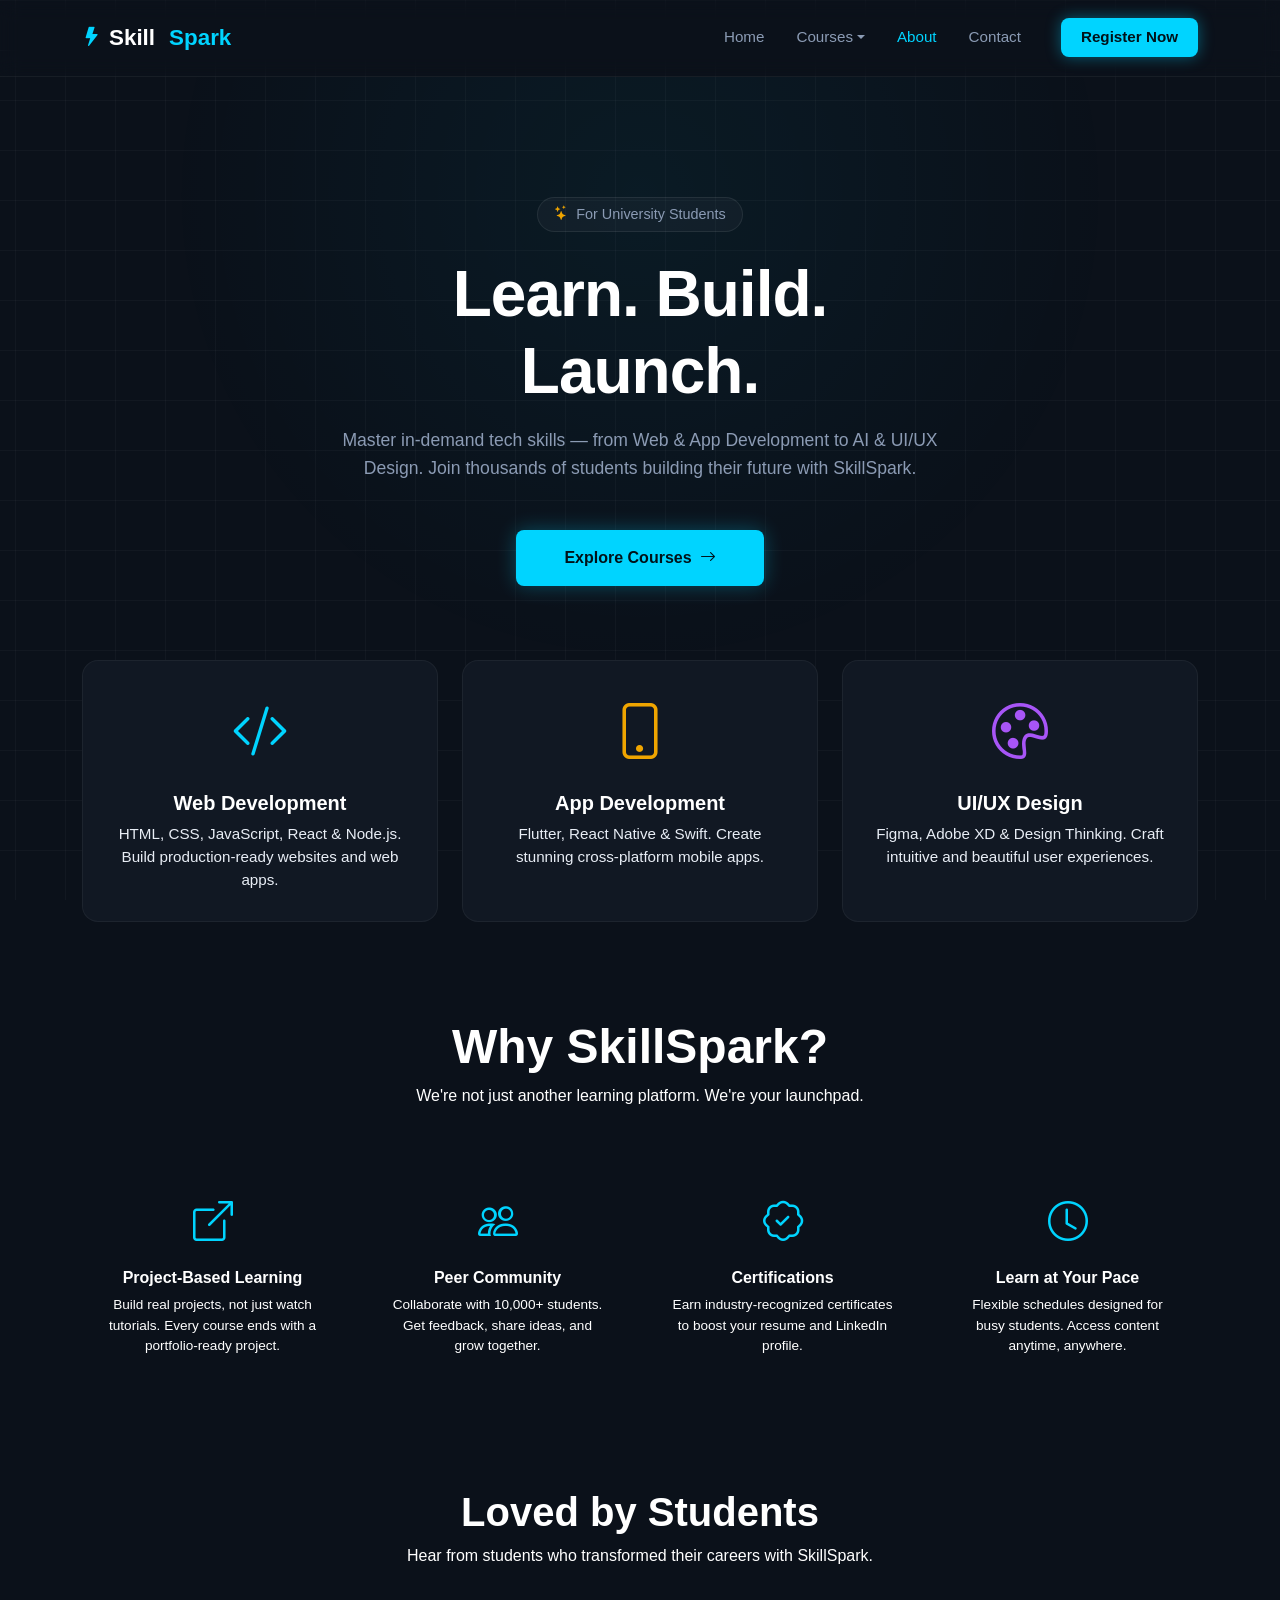
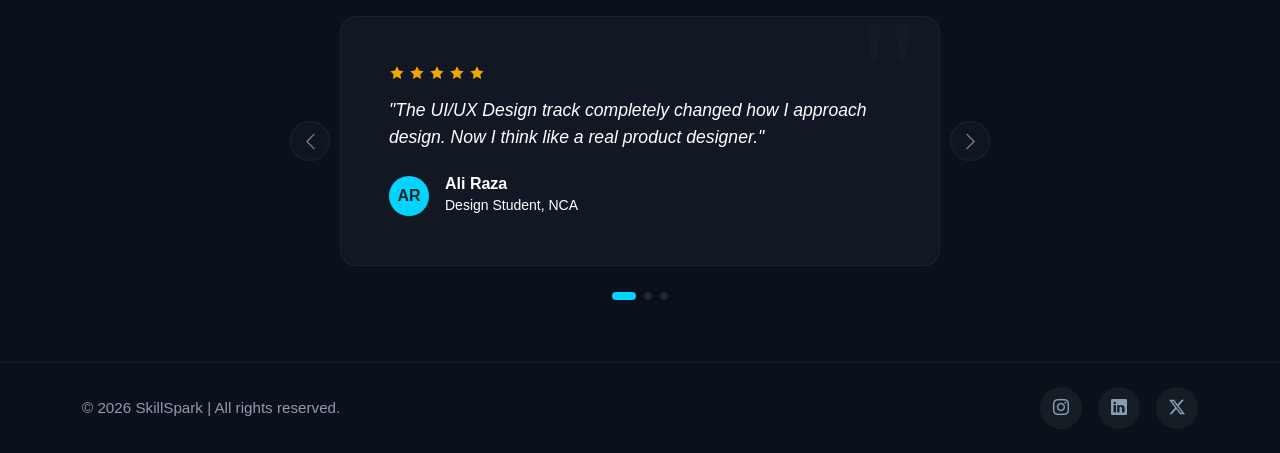
<file: index.html>
<!doctype html>
<html lang="en">

<head>
  <meta charset="UTF-8" />
  <title>SkillSpark - Home</title>
  <meta name="viewport" content="width=device-width, initial-scale=1" />

  <link href="https://cdn.jsdelivr.net/npm/bootstrap@5.3.2/dist/css/bootstrap.min.css" rel="stylesheet" />
  <link rel="stylesheet" href="https://cdn.jsdelivr.net/npm/bootstrap-icons@1.11.3/font/bootstrap-icons.min.css">
  <link rel="stylesheet" href="css/style.css" />
</head>

<body>
  <header>
    <nav class="navbar navbar-expand-lg">
      <div class="container">
        <a class="navbar-brand" href="index.html">
          <i class="bi bi-lightning-fill brand-icon"></i>
          Skill<span class="brand-cyan">Spark</span>
        </a>
        <button class="navbar-toggler" type="button" data-bs-toggle="collapse" data-bs-target="#mainNav">
          <i class="bi bi-list"></i>
        </button>
        <div class="collapse navbar-collapse" id="mainNav">
          <ul class="navbar-nav ms-auto align-items-lg-center mb-2 mb-lg-0">
            <li class="nav-item">
              <a class="nav-link" href="index.html">Home</a>
            </li>
            <li class="nav-item dropdown">
              <a class="nav-link dropdown-toggle" href="#" data-bs-toggle="dropdown">Courses</a>
              <ul class="dropdown-menu">
                <li>
                  <a class="dropdown-item fw-bold" href="courses.html" style="color: #00d4ff">All Courses</a>
                </li>
                <li>
                  <hr class="dropdown-divider" />
                </li>
                <li><a class="dropdown-item" href="#">Web Development</a></li>
                <li><a class="dropdown-item" href="#">App Development</a></li>
                <li><a class="dropdown-item" href="#">UI/UX Design</a></li>
                <li>
                  <a class="dropdown-item" href="#">AI &amp; Data Science</a>
                </li>
              </ul>
            </li>
            <li class="nav-item">
              <a class="nav-link nav-active" href="about.html">About</a>
            </li>
            <li class="nav-item">
              <a class="nav-link" href="contact.html">Contact</a>
            </li>
            <li class="nav-item ms-lg-4 mt-2 mt-lg-0">
              <a class="btn-register" href="register.html">Register Now</a>
            </li>
          </ul>
        </div>
      </div>
    </nav>
  </header>

   <main>
    <section class="home-hero-section text-center position-relative" style="padding: 120px 20px 80px; overflow: hidden">
      <div class="container position-relative z-1">
        <div class="badge-tag d-inline-flex align-items-center gap-2 mb-4">
          <i class="bi bi-stars hero-badge-icon"></i>
          For University Students
        </div>

        <h1 class="display-3 fw-bold mb-3 text-white" style="letter-spacing: -1px">
          Learn. Build.<br />
          <span class="text-cyan">Launch.</span>
        </h1>

        <p class="mb-5 mx-auto hero-description">
          Master in-demand tech skills — from Web &amp; App Development to AI
          &amp; UI/UX Design. Join thousands of students building their future
          with SkillSpark.
        </p>

        <div class="d-flex flex-column flex-sm-row justify-content-center gap-3">
          <a href="courses.html"
            class="btn btn-primary-cyan px-5 py-3 fw-bold d-inline-flex align-items-center justify-content-center gap-2 rounded-8">
            Explore Courses
            <i class="bi bi-arrow-right"></i>
          </a>
        </div>
      </div>
    </section>

     <section class="container mb-5" style="margin-top: -30px; position: relative; z-index: 2">
      <div class="row g-4 justify-content-center">
        <div class="col-lg-4 col-md-6">
          <div class="feature-card h-100">
            <div class="icon-wrapper icon-wrapper-cyan mb-3">
              <i class="bi bi-code-slash"></i>
            </div>
            <h4 class="text-white fw-bold mb-2 fs-5">Web Development</h4>
            <p class="mb-0 fs-095">
              HTML, CSS, JavaScript, React & Node.js. Build production-ready
              websites and web apps.
            </p>
          </div>
        </div>

        <div class="col-lg-4 col-md-6">
          <div class="feature-card h-100">
            <div class="icon-wrapper icon-wrapper-orange mb-3">
              <i class="bi bi-phone"></i>
            </div>
            <h4 class="text-white fw-bold mb-2 fs-5">App Development</h4>
            <p class="mb-0 fs-095">
              Flutter, React Native & Swift. Create stunning cross-platform
              mobile apps.
            </p>
          </div>
        </div>

        <div class="col-lg-4 col-md-6">
          <div class="feature-card h-100">
            <div class="icon-wrapper icon-wrapper-purple mb-3">
              <i class="bi bi-palette"></i>
            </div>
            <h4 class="text-white fw-bold mb-2 fs-5">UI/UX Design</h4>
            <p class="mb-0 fs-095">
              Figma, Adobe XD & Design Thinking. Craft intuitive and beautiful
              user experiences.
            </p>
          </div>
        </div>
      </div>
    </section>

    <section id="why" class="py-5 mt-5">
      <div class="container text-center">
        <h2 class="display-5 fw-bold text-white mb-2">
          Why <span class="text-cyan">SkillSpark?</span>
        </h2>
        <p class="text-white mb-5">
          We're not just another learning platform. We're your launchpad.
        </p>

        <div class="row g-4 pt-3">
          <div class="col-md-3 col-sm-6">
            <div class="why-item">
              <div class="icon-bg icon-bg-cyan mb-3">
                <i class="bi bi-box-arrow-up-right"></i>
              </div>
              <h5 class="text-white fw-bold fs-6">Project-Based Learning</h5>
              <p class="text-white fs-085">
                Build real projects, not just watch tutorials. Every course
                ends with a portfolio-ready project.
              </p>
            </div>
          </div>
          <div class="col-md-3 col-sm-6">
            <div class="why-item">
              <div class="icon-bg icon-bg-cyan mb-3">
                <i class="bi bi-people"></i>
              </div>
              <h5 class="text-white fw-bold fs-6">Peer Community</h5>
              <p class="text-white fs-085">
                Collaborate with 10,000+ students. Get feedback, share ideas,
                and grow together.
              </p>
            </div>
          </div>
          <div class="col-md-3 col-sm-6">
            <div class="why-item">
              <div class="icon-bg icon-bg-cyan mb-3">
                <i class="bi bi-patch-check"></i>
              </div>
              <h5 class="text-white fw-bold fs-6">Certifications</h5>
              <p class="text-white fs-085">
                Earn industry-recognized certificates to boost your resume and
                LinkedIn profile.
              </p>
            </div>
          </div>
          <div class="col-md-3 col-sm-6">
            <div class="why-item">
              <div class="icon-bg icon-bg-cyan mb-3">
                <i class="bi bi-clock"></i>
              </div>
              <h5 class="text-white fw-bold fs-6">Learn at Your Pace</h5>
              <p class="text-white fs-085">
                Flexible schedules designed for busy students. Access content
                anytime, anywhere.
              </p>
            </div>
          </div>
        </div>
      </div>
    </section>

    <section class="py-5 mb-5">
      <div class="container text-center">
        <h2 class="display-6 fw-bold text-white mb-2">
          Loved by <span class="text-cyan">Students</span>
        </h2>
        <p class="text-white mb-5">
          Hear from students who transformed their careers with SkillSpark.
        </p>

        <div id="testimonialCarousel" class="carousel slide mx-auto" data-bs-ride="carousel" style="max-width: 600px">
          <div class="carousel-indicators" style="bottom: -50px">
            <button type="button" data-bs-target="#testimonialCarousel" data-bs-slide-to="0" class="active"
              aria-current="true" aria-label="Slide 1"></button>
            <button type="button" data-bs-target="#testimonialCarousel" data-bs-slide-to="1"
              aria-label="Slide 2"></button>
            <button type="button" data-bs-target="#testimonialCarousel" data-bs-slide-to="2"
              aria-label="Slide 3"></button>
          </div>

          <div class="carousel-inner">
            <div class="carousel-item active">
              <div class="testimonial-card p-4 p-md-5 rounded-4 text-start" style="
                    background-color: #111823;
                    border: 1px solid rgba(255, 255, 255, 0.05);
                  ">
                <div class="d-flex gap-1 mb-3" style="color: #f0a500">
                  <svg width="16" height="16" viewBox="0 0 24 24" fill="currentColor" stroke="none">
                    <path
                      d="M12 2l3.09 6.26L22 9.27l-5 4.87 1.18 6.88L12 17.77l-6.18 3.25L7 14.14 2 9.27l6.91-1.01L12 2z" />
                  </svg>
                  <svg width="16" height="16" viewBox="0 0 24 24" fill="currentColor" stroke="none">
                    <path
                      d="M12 2l3.09 6.26L22 9.27l-5 4.87 1.18 6.88L12 17.77l-6.18 3.25L7 14.14 2 9.27l6.91-1.01L12 2z" />
                  </svg>
                  <svg width="16" height="16" viewBox="0 0 24 24" fill="currentColor" stroke="none">
                    <path
                      d="M12 2l3.09 6.26L22 9.27l-5 4.87 1.18 6.88L12 17.77l-6.18 3.25L7 14.14 2 9.27l6.91-1.01L12 2z" />
                  </svg>
                  <svg width="16" height="16" viewBox="0 0 24 24" fill="currentColor" stroke="none">
                    <path
                      d="M12 2l3.09 6.26L22 9.27l-5 4.87 1.18 6.88L12 17.77l-6.18 3.25L7 14.14 2 9.27l6.91-1.01L12 2z" />
                  </svg>
                  <svg width="16" height="16" viewBox="0 0 24 24" fill="currentColor" stroke="none">
                    <path
                      d="M12 2l3.09 6.26L22 9.27l-5 4.87 1.18 6.88L12 17.77l-6.18 3.25L7 14.14 2 9.27l6.91-1.01L12 2z" />
                  </svg>
                </div>
                <p class="fst-italic text-white mb-4" style="font-size: 1.1rem">
                  "The UI/UX Design track completely changed how I approach
                  design. Now I think like a real product designer."
                </p>
                <div class="d-flex align-items-center gap-3">
                  <div
                    class="avatar bg-cyan text-dark rounded-circle d-flex align-items-center justify-content-center fw-bold"
                    style="
                        width: 40px;
                        height: 40px;
                        background-color: #00d4ff;
                      ">
                    AR
                  </div>
                  <div>
                    <h6 class="text-white mb-0 fw-bold">Ali Raza</h6>
                    <small class="text-white">Design Student, NCA</small>
                  </div>
                </div>
              </div>
            </div>

            <div class="carousel-item">
              <div class="testimonial-card p-4 p-md-5 rounded-4 text-start" style="
                    background-color: #111823;
                    border: 1px solid rgba(255, 255, 255, 0.05);
                  ">
                <div class="d-flex gap-1 mb-3" style="color: #f0a500">
                  <svg width="16" height="16" viewBox="0 0 24 24" fill="currentColor" stroke="none">
                    <path
                      d="M12 2l3.09 6.26L22 9.27l-5 4.87 1.18 6.88L12 17.77l-6.18 3.25L7 14.14 2 9.27l6.91-1.01L12 2z" />
                  </svg>
                  <svg width="16" height="16" viewBox="0 0 24 24" fill="currentColor" stroke="none">
                    <path
                      d="M12 2l3.09 6.26L22 9.27l-5 4.87 1.18 6.88L12 17.77l-6.18 3.25L7 14.14 2 9.27l6.91-1.01L12 2z" />
                  </svg>
                  <svg width="16" height="16" viewBox="0 0 24 24" fill="currentColor" stroke="none">
                    <path
                      d="M12 2l3.09 6.26L22 9.27l-5 4.87 1.18 6.88L12 17.77l-6.18 3.25L7 14.14 2 9.27l6.91-1.01L12 2z" />
                  </svg>
                  <svg width="16" height="16" viewBox="0 0 24 24" fill="currentColor" stroke="none">
                    <path
                      d="M12 2l3.09 6.26L22 9.27l-5 4.87 1.18 6.88L12 17.77l-6.18 3.25L7 14.14 2 9.27l6.91-1.01L12 2z" />
                  </svg>
                  <svg width="16" height="16" viewBox="0 0 24 24" fill="currentColor" stroke="none">
                    <path
                      d="M12 2l3.09 6.26L22 9.27l-5 4.87 1.18 6.88L12 17.77l-6.18 3.25L7 14.14 2 9.27l6.91-1.01L12 2z" />
                  </svg>
                </div>
                <p class="fst-italic text-white mb-4" style="font-size: 1.1rem">
                  "SkillSpark's Web Dev program helped me land an internship
                  within 3 months of starting. The projects were challenging
                  but rewarding."
                </p>
                <div class="d-flex align-items-center gap-3">
                  <div class="avatar rounded-circle d-flex align-items-center justify-content-center fw-bold" style="
                        width: 40px;
                        height: 40px;
                        background-color: #f0a500;
                        color: #000;
                      ">
                    SM
                  </div>
                  <div>
                    <h6 class="text-white mb-0 fw-bold">Sara Malik</h6>
                    <small class="text-white">CS Student, Nutech</small>
                  </div>
                </div>
              </div>
            </div>
          </div>

          <button class="carousel-control-prev" type="button" data-bs-target="#testimonialCarousel" data-bs-slide="prev"
            style="
                width: 10%;
                justify-content: flex-start;
                margin-left: -50px;
              ">
            <span class="carousel-control-prev-icon rounded-circle p-3" aria-hidden="true" style="
                  background-color: rgba(255, 255, 255, 0.05);
                  border: 1px solid rgba(255, 255, 255, 0.1);
                  width: 40px;
                  height: 40px;
                  background-size: 50%;
                "></span>
            <span class="visually-hidden">Previous</span>
          </button>
          <button class="carousel-control-next" type="button" data-bs-target="#testimonialCarousel" data-bs-slide="next"
            style="width: 10%; justify-content: flex-end; margin-right: -50px">
            <span class="carousel-control-next-icon rounded-circle p-3" aria-hidden="true" style="
                  background-color: rgba(255, 255, 255, 0.05);
                  border: 1px solid rgba(255, 255, 255, 0.1);
                  width: 40px;
                  height: 40px;
                  background-size: 50%;
                "></span>
            <span class="visually-hidden">Next</span>
          </button>
        </div>
      </div>
    </section>

   </main>

  <footer class="mt-5" style="border-top: 1px solid rgba(255, 255, 255, 0.05)">
    <div class="container py-4">
      <div class="row align-items-center">
        <div class="col-md-6 text-center text-md-start mb-3 mb-md-0" style="color: #8b9bb4; font-size: 0.95rem">
          &copy; 2026 SkillSpark | All rights reserved.
        </div>
        <div class="col-md-6 d-flex justify-content-center justify-content-md-end gap-3">
          <a href="#" class="social-icon" aria-label="Instagram">
            <i class="bi bi-instagram"></i>
          </a>
          <a href="#" class="social-icon" aria-label="LinkedIn">
            <i class="bi bi-linkedin"></i>
          </a>
          <a href="#" class="social-icon" aria-label="Twitter">
            <i class="bi bi-twitter-x"></i>
          </a>
        </div>
      </div>
    </div>
    
  </footer>

  <script src="https://cdn.jsdelivr.net/npm/bootstrap@5.3.2/dist/js/bootstrap.bundle.min.js"></script>
</body>

</html>
</file>
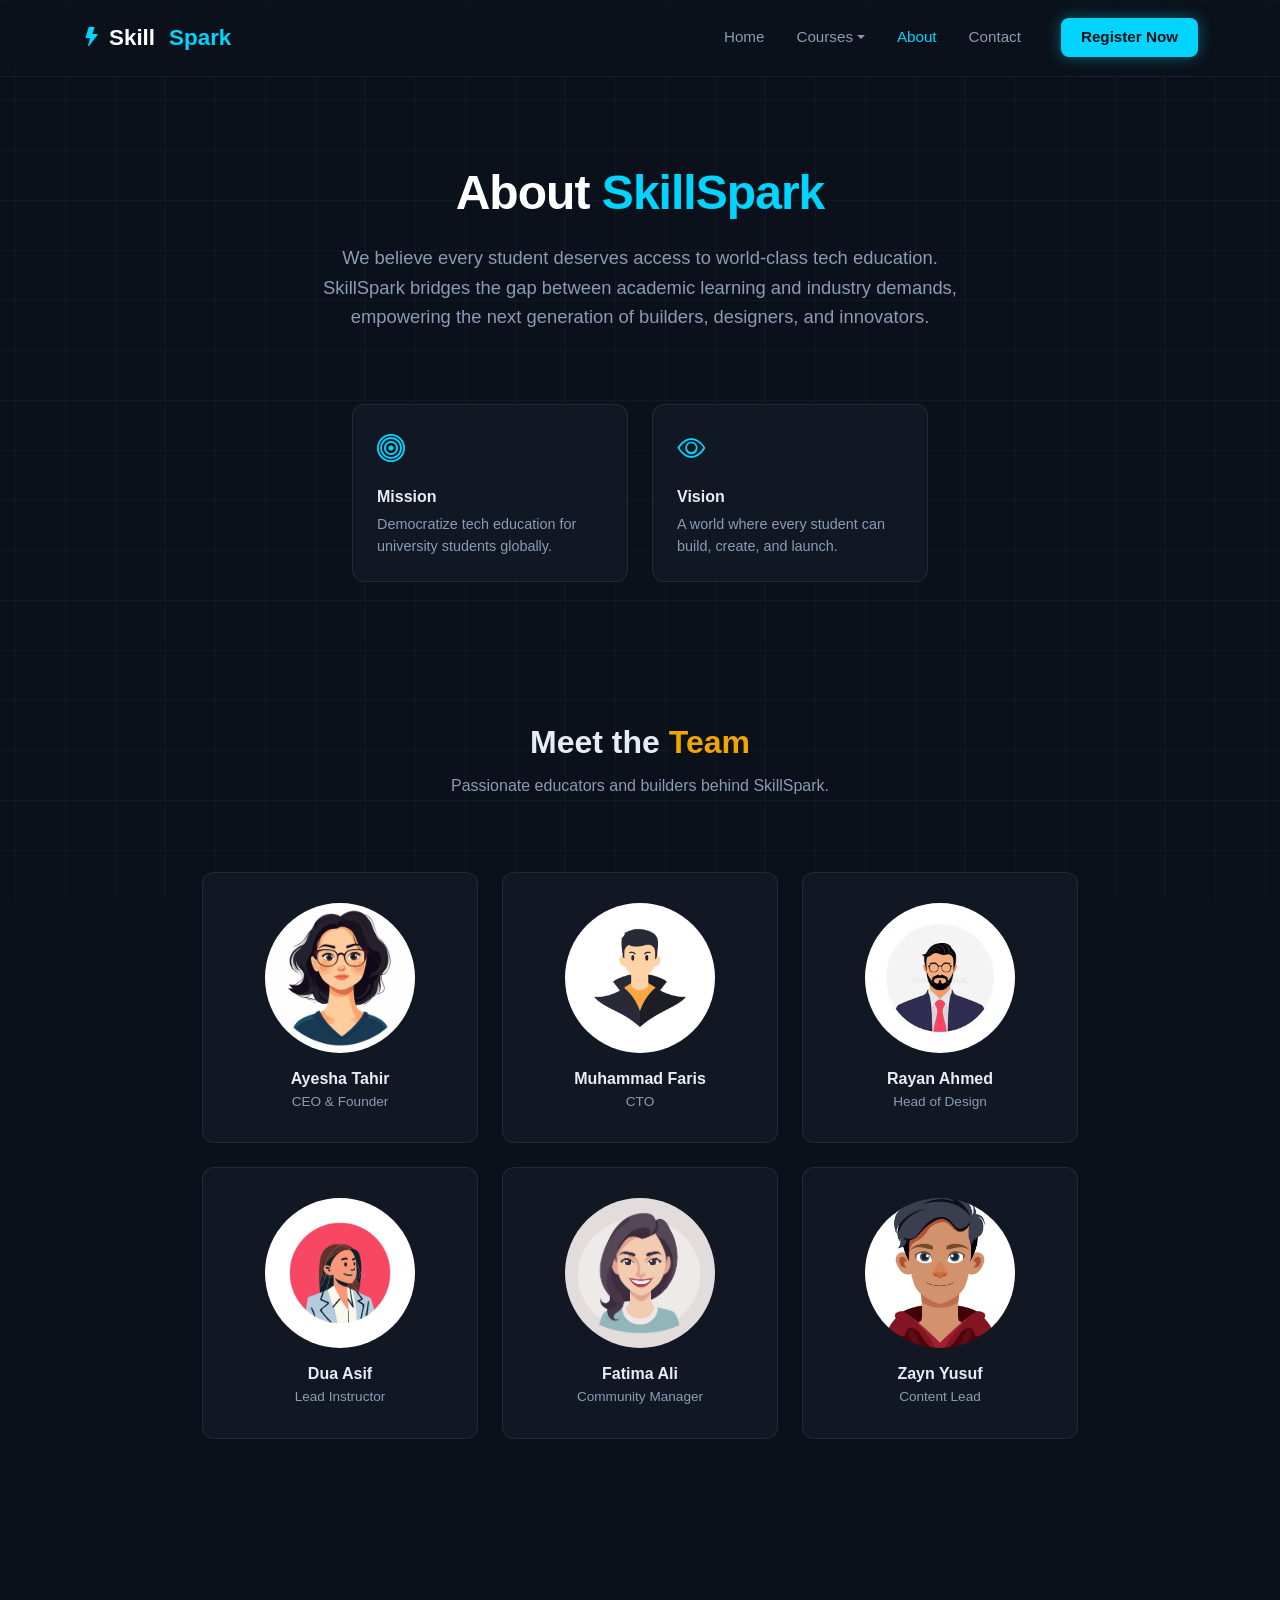
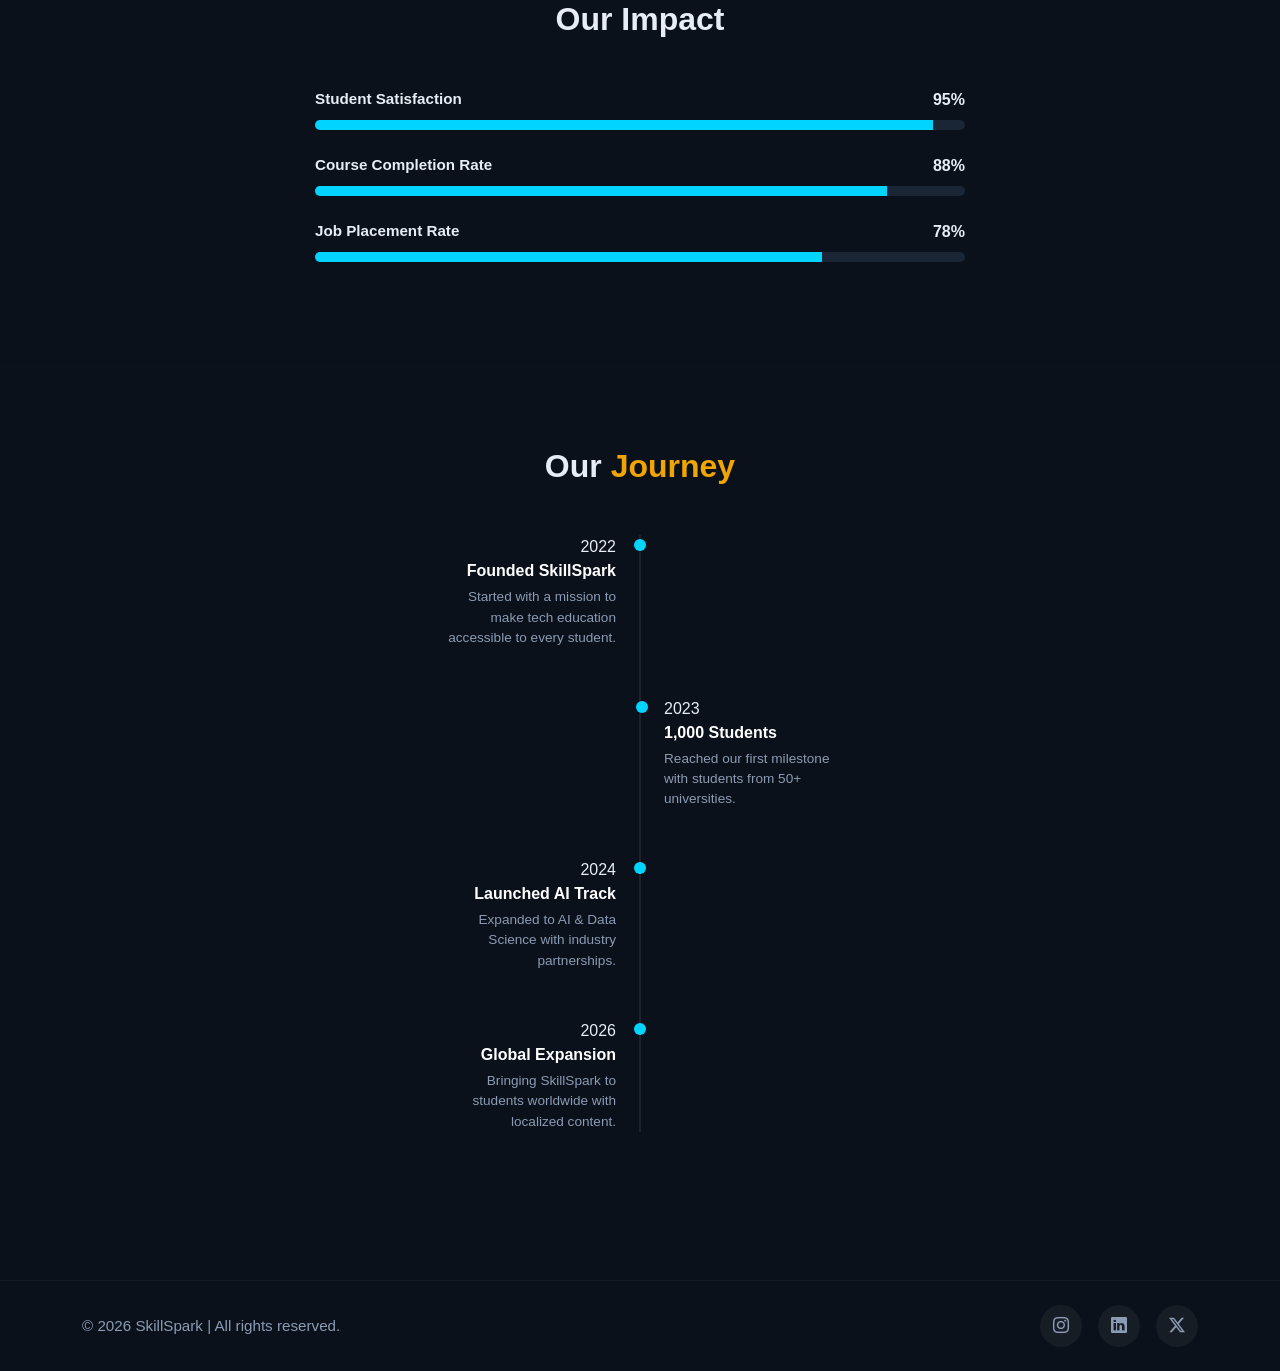
<file: about.html>
<!DOCTYPE html>
<html lang="en">

<head>
    <meta charset="UTF-8">
    <title>SkillSpark - About</title>
    <meta name="viewport" content="width=device-width, initial-scale=1">
    <link href="https://cdn.jsdelivr.net/npm/bootstrap@5.3.2/dist/css/bootstrap.min.css" rel="stylesheet">
    <link rel="stylesheet" href="https://cdn.jsdelivr.net/npm/bootstrap-icons@1.11.3/font/bootstrap-icons.min.css">
    <link rel="stylesheet" href="css/style.css">
</head>

<body>
    <header></header>
    <nav class="navbar navbar-expand-lg">
        <div class="container">
            <a class="navbar-brand" href="index.html">
                <i class="bi bi-lightning-fill brand-icon"></i>
                Skill<span class="brand-cyan">Spark</span>
            </a>
            <button class="navbar-toggler" type="button" data-bs-toggle="collapse" data-bs-target="#mainNav">
                <span class="navbar-toggler-icon"></span>
            </button>
            <div class="collapse navbar-collapse" id="mainNav">
                <ul class="navbar-nav ms-auto align-items-lg-center mb-2 mb-lg-0">
                    <li class="nav-item">
                        <a class="nav-link" href="index.html">Home</a>
                    </li>
                    <li class="nav-item dropdown">
                        <a class="nav-link dropdown-toggle" href="#" data-bs-toggle="dropdown">Courses</a>
                        <ul class="dropdown-menu">
                            <li><a class="dropdown-item fw-bold" href="courses.html" style="color: #00d4ff;">All
                                    Courses</a></li>
                            <li>
                                <hr class="dropdown-divider">
                            </li>
                            <li><a class="dropdown-item" href="#">Web Development</a></li>
                            <li><a class="dropdown-item" href="#">App Development</a></li>
                            <li><a class="dropdown-item" href="#">UI/UX Design</a></li>
                            <li><a class="dropdown-item" href="#">AI &amp; Data Science</a></li>
                        </ul>
                    </li>
                    <li class="nav-item">
                        <a class="nav-link nav-active" href="about.html">About</a>
                    </li>
                    <li class="nav-item">
                        <a class="nav-link" href="contact.html">Contact</a>
                    </li>
                    <li class="nav-item ms-lg-4 mt-2 mt-lg-0">
                        <a class="btn-register" href="register.html">Register Now</a>
                    </li>
                </ul>
            </div>
        </div>
    </nav>
    </header>

    <div class="container text-center about-hero-container">
        <h1 class="hero-title about-hero-title">
            About <span class="text-cyan">SkillSpark</span>
        </h1>
        <p class="hero-subtitle mb-5 about-hero-subtitle">
            We believe every student deserves access to world-class tech education. SkillSpark bridges the gap between
            academic learning and industry demands, empowering the next generation of builders, designers, and
            innovators.
        </p>

        <div class="row g-4 justify-content-center" style="max-width: 900px; margin: 0 auto;">
            <div class="col-md-4">
                <div class="about-card text-start">
                    <i class="bi bi-bullseye about-icon mb-3"></i>
                    <h4 class="mb-2" style="font-size: 1rem; font-weight: 700;">Mission</h4>
                    <p style="font-size: 0.9rem; color: #8b9bb4; margin: 0;">Democratize tech education for university
                        students globally.</p>
                </div>
            </div>
            <div class="col-md-4">
                <div class="about-card text-start">
                    <i class="bi bi-eye about-icon mb-3"></i>
                    <h4 class="mb-2" style="font-size: 1rem; font-weight: 700;">Vision</h4>
                    <p style="font-size: 0.9rem; color: #8b9bb4; margin: 0;">A world where every student can build,
                        create, and launch.</p>
                </div>
            </div>

        </div>
    </div>

    <hr style="border-color: rgba(255,255,255,0.05); margin: 0;">

    <div class="container text-center" style="padding: 80px 20px;">
        <h2 style="font-size: 2rem; font-weight: 700; margin-bottom: 12px;">
            Meet the <span style="color: #f0a500;">Team</span>
        </h2>
        <p style="color: #8b9bb4; margin-bottom: 50px;">Passionate educators and builders behind SkillSpark.</p>
        <div class="row g-4 justify-content-center" style="max-width: 900px; margin: 0 auto;">
            <div class="col-md-4 col-sm-6">
                <div class="team-card">
                    <img src="assets/images/1.jpg" alt="Ayesha Tahir" class="team-img mb-3"
                        style="width:150px; height:150px; object-fit:cover; border-radius:50%;">
                    <h4 class="mb-1" style="font-size: 1rem; font-weight: 700;">Ayesha Tahir</h4>
                    <p style="font-size: 0.85rem; color: #8b9bb4; margin: 0;">CEO &amp; Founder</p>
                </div>
            </div>
            <div class="col-md-4 col-sm-6">
                <div class="team-card">
                    <img src="assets/images/2.jpg" alt="Muhammad Faris" class="team-img mb-3"
                        style="width:150px; height:150px; object-fit:cover; border-radius:50%;">
                    <h4 class="mb-1" style="font-size: 1rem; font-weight: 700;">Muhammad Faris</h4>
                    <p style="font-size: 0.85rem; color: #8b9bb4; margin: 0;">CTO</p>
                </div>
            </div>
            <div class="col-md-4 col-sm-6">
                <div class="team-card">
                    <img src="assets/images/3.jpg" alt="Rayan Ahmed" class="team-img mb-3"
                        style="width:150px; height:150px; object-fit:cover; border-radius:50%;">
                    <h4 class="mb-1" style="font-size: 1rem; font-weight: 700;">Rayan Ahmed</h4>
                    <p style="font-size: 0.85rem; color: #8b9bb4; margin: 0;">Head of Design</p>
                </div>
            </div>
            <div class="col-md-4 col-sm-6">
                <div class="team-card">
                    <img src="assets/images/4.jpg"
                        alt="Dua Asif" class="team-img mb-3"
                        style="width:150px; height:150px; object-fit:cover; border-radius:50%;">
                    <h4 class="mb-1" style="font-size: 1rem; font-weight: 700;">Dua Asif</h4>
                    <p style="font-size: 0.85rem; color: #8b9bb4; margin: 0;">Lead Instructor</p>
                </div>
            </div>
            <div class="col-md-4 col-sm-6">
                <div class="team-card">
                    <img src="assets/images/5.jpg"
                        alt="Fatima Ali" class="team-img mb-3"
                        style="width:150px; height:150px; object-fit:cover; border-radius:50%;">
                    <h4 class="mb-1" style="font-size: 1rem; font-weight: 700;">Fatima Ali</h4>
                    <p style="font-size: 0.85rem; color: #8b9bb4; margin: 0;">Community Manager</p>
                </div>
            </div>
            <div class="col-md-4 col-sm-6">
                <div class="team-card">
                    <img src="assets/images/6.jpg"
                        alt="Zayn Yusuf" class="team-img mb-3"
                        style="width:150px; height:150px; object-fit:cover; border-radius:50%;">
                    <h4 class="mb-1" style="font-size: 1rem; font-weight: 700;">Zayn Yusuf</h4>
                    <p style="font-size: 0.85rem; color: #8b9bb4; margin: 0;">Content Lead</p>
                </div>
            </div>
        </div>
    </div>

    <hr style="border-color: rgba(255,255,255,0.05); margin: 0;">

    <div class="container" style="padding: 80px 20px;">
        <h2 class="text-center" style="font-size: 2rem; font-weight: 700; margin-bottom: 50px;">
            Our <span class="text-cyan">Impact</span>
        </h2>
        <div style="max-width: 650px; margin: 0 auto;">

            <div class="impact-item mb-4">
                <div class="d-flex justify-content-between mb-2">
                    <span style="font-size: 0.95rem; font-weight: 600;">Student Satisfaction</span>
                    <span class="text-cyan" style="font-weight: 700;">95%</span>
                </div>
                <div class="progress"
                    style="height: 10px; background-color: #1a2535; border-radius: 5px; overflow: hidden;">
                    <div class="progress-bar" role="progressbar" style="width: 95%; background-color: #00d4ff;"
                        aria-valuenow="95" aria-valuemin="0" aria-valuemax="100"></div>
                </div>
            </div>

            <div class="impact-item mb-4">
                <div class="d-flex justify-content-between mb-2">
                    <span style="font-size: 0.95rem; font-weight: 600;">Course Completion Rate</span>
                    <span class="text-cyan" style="font-weight: 700;">88%</span>
                </div>
                <div class="progress"
                    style="height: 10px; background-color: #1a2535; border-radius: 5px; overflow: hidden;">
                    <div class="progress-bar" role="progressbar" style="width: 88%; background-color: #00d4ff;"
                        aria-valuenow="88" aria-valuemin="0" aria-valuemax="100"></div>
                </div>
            </div>

            <div class="impact-item mb-4">
                <div class="d-flex justify-content-between mb-2">
                    <span style="font-size: 0.95rem; font-weight: 600;">Job Placement Rate</span>
                    <span class="text-cyan" style="font-weight: 700;">78%</span>
                </div>
                <div class="progress"
                    style="height: 10px; background-color: #1a2535; border-radius: 5px; overflow: hidden;">
                    <div class="progress-bar" role="progressbar" style="width: 78%; background-color: #00d4ff;"
                        aria-valuenow="78" aria-valuemin="0" aria-valuemax="100"></div>
                </div>
            </div>
        </div>
    </div>

    <hr style="border-color: rgba(255,255,255,0.05); margin: 0;">

    <div class="container text-center" style="padding: 80px 20px 100px;">
        <h2 style="font-size: 2rem; font-weight: 700; margin-bottom: 50px;">
            Our <span style="color: #f0a500;">Journey</span>
        </h2>

        <div class="timeline-container mx-auto text-center" style="max-width: 400px;">
            <div class="custom-timeline">

                <div class="t-item text-end pe-4 mb-5 position-relative">
                    <div class="t-dot"></div>
                    <div class="t-year text-cyan">2022</div>
                    <div class="t-title text-white fw-bold mb-1">Founded SkillSpark</div>
                    <div class="t-desc" style="color: #8b9bb4; font-size: 0.85rem;">Started with a mission to make tech
                        education accessible to every student.</div>
                </div>

                <div class="t-item text-start ps-4 mb-5 position-relative ms-auto">
                    <div class="t-dot" style="left: -4px;"></div>
                    <div class="t-year text-cyan">2023</div>
                    <div class="t-title text-white fw-bold mb-1">1,000 Students</div>
                    <div class="t-desc" style="color: #8b9bb4; font-size: 0.85rem;">Reached our first milestone with
                        students from 50+ universities.</div>
                </div>

                <div class="t-item text-end pe-4 mb-5 position-relative">
                    <div class="t-dot"></div>
                    <div class="t-year text-cyan">2024</div>
                    <div class="t-title text-white fw-bold mb-1">Launched AI Track</div>
                    <div class="t-desc" style="color: #8b9bb4; font-size: 0.85rem;">Expanded to AI &amp; Data Science
                        with industry partnerships.</div>
                </div>

                <div class="t-item text-end pe-4 position-relative">
                    <div class="t-dot"></div>
                    <div class="t-year text-cyan">2026</div>
                    <div class="t-title text-white fw-bold mb-1">Global Expansion</div>
                    <div class="t-desc" style="color: #8b9bb4; font-size: 0.85rem;">Bringing SkillSpark to students
                        worldwide with localized content.</div>
                </div>

            </div>
        </div>
    </div>

    <footer class="mt-5" style="border-top: 1px solid rgba(255, 255, 255, 0.05)">
        <div class="container py-4">
            <div class="row align-items-center">
                <div class="col-md-6 text-center text-md-start mb-3 mb-md-0" style="color: #8b9bb4; font-size: 0.95rem">
                    &copy; 2026 SkillSpark | All rights reserved.
                </div>
                <div class="col-md-6 d-flex justify-content-center justify-content-md-end gap-3">
                    <a href="#" class="social-icon" aria-label="Instagram">
                        <i class="bi bi-instagram"></i>
                    </a>
                    <a href="#" class="social-icon" aria-label="LinkedIn">
                        <i class="bi bi-linkedin"></i>
                    </a>
                    <a href="#" class="social-icon" aria-label="Twitter">
                        <i class="bi bi-twitter-x"></i>
                    </a>
                </div>
            </div>
        </div>

    </footer>

    <script src="https://cdn.jsdelivr.net/npm/bootstrap@5.3.2/dist/js/bootstrap.bundle.min.js"></script>
</body>

</html>
</file>
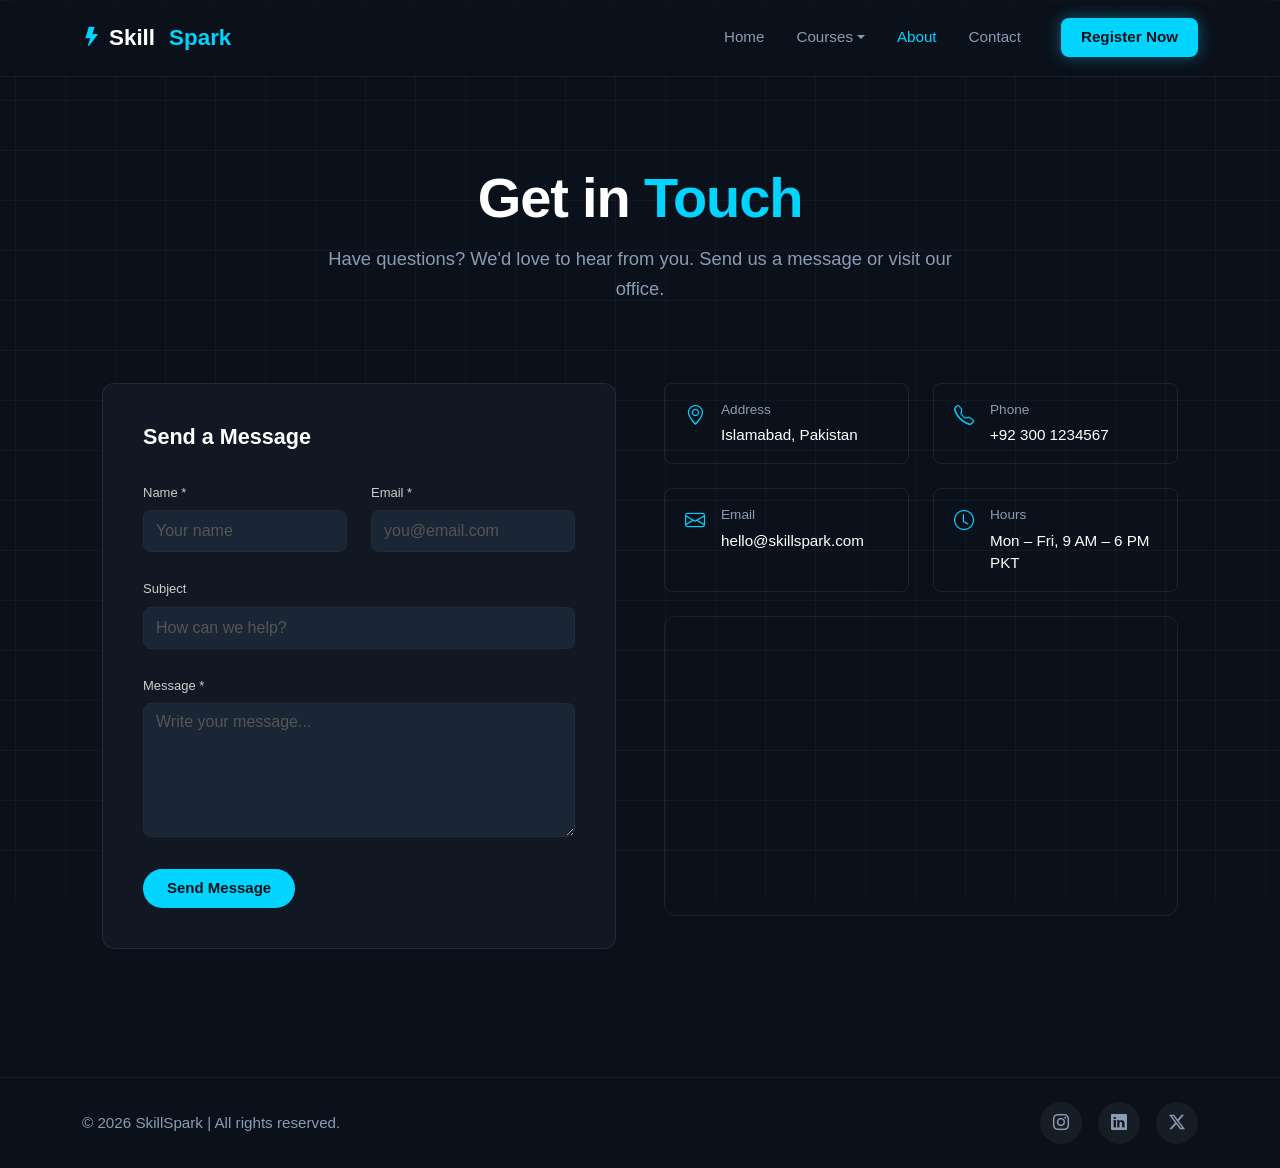
<file: contact.html>
<!DOCTYPE html>
<html lang="en">

<head>
    <meta charset="UTF-8">
    <title>SkillSpark - Contact</title>
    <meta name="viewport" content="width=device-width, initial-scale=1">
    <link href="https://cdn.jsdelivr.net/npm/bootstrap@5.3.2/dist/css/bootstrap.min.css" rel="stylesheet">
    <link rel="stylesheet" href="https://cdn.jsdelivr.net/npm/bootstrap-icons@1.11.3/font/bootstrap-icons.min.css">
    <link rel="stylesheet" href="css/style.css">
</head>

<body>
    <header>
        <nav class="navbar navbar-expand-lg">
            <div class="container">
                <a class="navbar-brand" href="index.html">
                    <i class="bi bi-lightning-fill brand-icon"></i>
                    Skill<span class="brand-cyan">Spark</span>
                </a>
                <button class="navbar-toggler" type="button" data-bs-toggle="collapse" data-bs-target="#mainNav">
                    <span class="navbar-toggler-icon"></span>
                </button>
                <div class="collapse navbar-collapse" id="mainNav">
                    <ul class="navbar-nav ms-auto align-items-lg-center mb-2 mb-lg-0">
                        <li class="nav-item">
                            <a class="nav-link" href="index.html">Home</a>
                        </li>
                        <li class="nav-item dropdown">
                            <a class="nav-link dropdown-toggle" href="#" data-bs-toggle="dropdown">Courses</a>
                            <ul class="dropdown-menu">
                                <li><a class="dropdown-item fw-bold" href="courses.html" style="color: #00d4ff;">All
                                        Courses</a></li>
                                <li>
                                    <hr class="dropdown-divider">
                                </li>
                                <li><a class="dropdown-item" href="#">Web Development</a></li>
                                <li><a class="dropdown-item" href="#">App Development</a></li>
                                <li><a class="dropdown-item" href="#">UI/UX Design</a></li>
                                <li><a class="dropdown-item" href="#">AI &amp; Data Science</a></li>
                            </ul>
                        </li>
                        <li class="nav-item">
                            <a class="nav-link nav-active" href="about.html">About</a>
                        </li>
                        <li class="nav-item">
                            <a class="nav-link" href="contact.html">Contact</a>
                        </li>
                        <li class="nav-item ms-lg-4 mt-2 mt-lg-0">
                            <a class="btn-register" href="register.html">Register Now</a>
                        </li>
                    </ul>
                </div>
            </div>
        </nav>
    </header>

    <div class="contact-hero-container">
        <h1 class="hero-title contact-hero-title">
            Get in <span class="text-cyan">Touch</span>
        </h1>
        <p class="hero-subtitle contact-hero-subtitle">
            Have questions? We'd love to hear from you. Send us a message or visit our office.
        </p>
    </div>

    <div class="container" style="max-width: 1100px; padding-bottom: 80px;">
        <div class="row gx-lg-5">
            <div class="col-lg-6 mb-5 mb-lg-0">
                <div class="form-card m-0" style="max-width: 100%; border-radius: 12px; padding: 40px;">
                    <h3 style="color: #fff; font-weight: 700; font-size: 1.35rem; margin-bottom: 30px;">Send a Message
                    </h3>

                    <form onsubmit="alert('Message Sent Successfully!'); return false;">
                        <div class="row mb-4">
                            <div class="col-md-6 mb-4 mb-md-0">
                                <label class="mb-2" style="font-weight: 500;">Name *</label>
                                <input type="text" class="form-control" placeholder="Your name" required>
                            </div>
                            <div class="col-md-6">
                                <label class="mb-2" style="font-weight: 500;">Email *</label>
                                <input type="email" class="form-control" placeholder="you@email.com" required>
                            </div>
                        </div>

                        <div class="mb-4">
                            <label class="mb-2" style="font-weight: 500;">Subject</label>
                            <input type="text" class="form-control" placeholder="How can we help?">
                        </div>

                        <div class="mb-4">
                            <label class="mb-2" style="font-weight: 500;">Message *</label>
                            <textarea class="form-control" rows="5" placeholder="Write your message..." required
                                style="height: auto; resize: vertical; min-height: 120px;"></textarea>
                        </div>

                        <button type="submit" class="btn btn-submit py-2 px-4 shadow-none mt-2">Send Message</button>
                    </form>
                </div>
            </div>

            <div class="col-lg-6">
                <div class="row g-3 g-md-4 mb-4">
                    <div class="col-sm-6">
                        <div class="contact-info-card">
                            <i class="bi bi-geo-alt contact-info-icon"></i>
                            <div class="info-content">
                                <p>Address</p>
                                <span>Islamabad, Pakistan</span>
                            </div>
                        </div>
                    </div>
                    <div class="col-sm-6">
                        <div class="contact-info-card">
                            <i class="bi bi-telephone contact-info-icon"></i>
                            <div class="info-content">
                                <p>Phone</p>
                                <span>+92 300 1234567</span>
                            </div>
                        </div>
                    </div>
                    <div class="col-sm-6">
                        <div class="contact-info-card">
                            <i class="bi bi-envelope contact-info-icon"></i>
                            <div class="info-content">
                                <p>Email</p>
                                <span>hello@skillspark.com</span>
                            </div>
                        </div>
                    </div>
                    <div class="col-sm-6">
                        <div class="contact-info-card">
                            <i class="bi bi-clock contact-info-icon"></i>
                            <div class="info-content">
                                <p>Hours</p>
                                <span>Mon – Fri, 9 AM – 6 PM PKT</span>
                            </div>
                        </div>
                    </div>
                </div>

                <div class="map-box">

                    <iframe
                        src="https://www.google.com/maps/embed?pb=!1m18!1m12!1m3!1d106316.32637255866!2d72.9972352!3d33.6844208!2m3!1f0!2f0!3f0!3m2!1i1024!2i768!4f13.1!3m3!1m2!1s0x38dfbfd07891722f%3A0x6059515c3bdb02b6!2sIslamabad%2C%20Islamabad%20Capital%20Territory%2C%20Pakistan!5e0!3m2!1sen!2s!4v1709403332415!5m2!1sen!2s"
                        allowfullscreen="" loading="lazy">
                    </iframe>
                </div>
            </div>
        </div>
    </div>

    <footer class="mt-5" style="border-top: 1px solid rgba(255, 255, 255, 0.05)">
        <div class="container py-4">
            <div class="row align-items-center">
                <div class="col-md-6 text-center text-md-start mb-3 mb-md-0" style="color: #8b9bb4; font-size: 0.95rem">
                    &copy; 2026 SkillSpark | All rights reserved.
                </div>
                <div class="col-md-6 d-flex justify-content-center justify-content-md-end gap-3">
                    <a href="#" class="social-icon" aria-label="Instagram">
                        <i class="bi bi-instagram"></i>
                    </a>
                    <a href="#" class="social-icon" aria-label="LinkedIn">
                        <i class="bi bi-linkedin"></i>
                    </a>
                    <a href="#" class="social-icon" aria-label="Twitter">
                        <i class="bi bi-twitter-x"></i>
                    </a>
                </div>
            </div>
        </div>

    </footer>

    <script src="https://cdn.jsdelivr.net/npm/bootstrap@5.3.2/dist/js/bootstrap.bundle.min.js"></script>
</body>

</html>
</file>
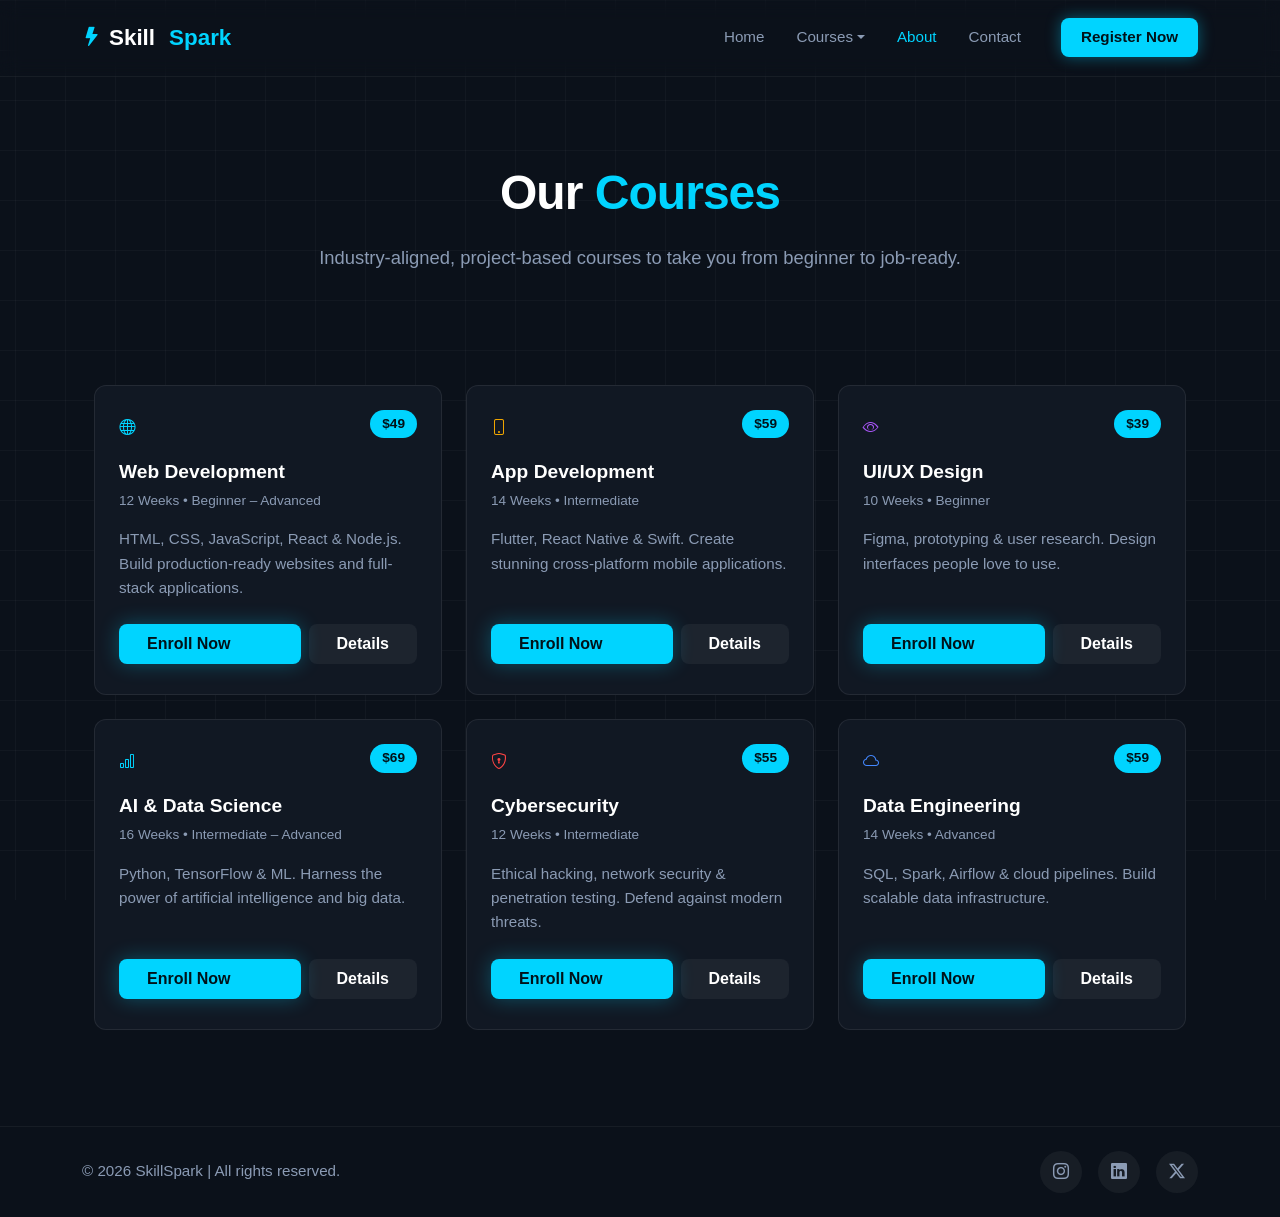
<file: courses.html>
<!DOCTYPE html>
<html lang="en">

<head>
    <meta charset="UTF-8">
    <title>SkillSpark - Courses</title>
    <meta name="viewport" content="width=device-width, initial-scale=1">
    <link href="https://cdn.jsdelivr.net/npm/bootstrap@5.3.2/dist/css/bootstrap.min.css" rel="stylesheet">
    <link rel="stylesheet" href="https://cdn.jsdelivr.net/npm/bootstrap-icons@1.11.3/font/bootstrap-icons.min.css">
    <link rel="stylesheet" href="css/style.css">
</head>

<body>
    <header>
        <nav class="navbar navbar-expand-lg">
            <div class="container">
                <a class="navbar-brand" href="index.html">
                    <i class="bi bi-lightning-fill brand-icon"></i>
                    Skill<span class="brand-cyan">Spark</span>
                </a>
                <button class="navbar-toggler" type="button" data-bs-toggle="collapse" data-bs-target="#mainNav">
                    <i class="bi bi-list"></i>
                </button>
                <div class="collapse navbar-collapse" id="mainNav">
                    <ul class="navbar-nav ms-auto align-items-lg-center mb-2 mb-lg-0">
                        <li class="nav-item">
                            <a class="nav-link" href="index.html">Home</a>
                        </li>
                        <li class="nav-item dropdown">
                            <a class="nav-link dropdown-toggle" href="#" data-bs-toggle="dropdown">Courses</a>
                            <ul class="dropdown-menu">
                                <li>
                                    <a class="dropdown-item fw-bold" href="courses.html" style="color: #00d4ff">All
                                        Courses</a>
                                </li>
                                <li>
                                    <hr class="dropdown-divider" />
                                </li>
                                <li><a class="dropdown-item" href="#">Web Development</a></li>
                                <li><a class="dropdown-item" href="#">App Development</a></li>
                                <li><a class="dropdown-item" href="#">UI/UX Design</a></li>
                                <li>
                                    <a class="dropdown-item" href="#">AI &amp; Data Science</a>
                                </li>
                            </ul>
                        </li>
                        <li class="nav-item">
                            <a class="nav-link nav-active" href="about.html">About</a>
                        </li>
                        <li class="nav-item">
                            <a class="nav-link" href="contact.html">Contact</a>
                        </li>
                        <li class="nav-item ms-lg-4 mt-2 mt-lg-0">
                            <a class="btn-register" href="register.html">Register Now</a>
                        </li>
                    </ul>
                </div>
            </div>
        </nav>
    </header>

    <main>
        <section class="courses-hero-section">
            <div class="container text-center courses-hero-container">
                <h1 class="hero-title courses-hero-title">
                    Our <span class="text-cyan">Courses</span>
                </h1>
                <p class="hero-subtitle mb-5 courses-hero-subtitle">
                    Industry-aligned, project-based courses to take you from beginner to job-ready.
                </p>
            </div>
        </section>

        <section class="courses-card-grid container pb-5 mb-5">
            <div class="row g-4 justify-content-center" style="max-width: 1200px; margin: 0 auto;">

                <div class="col-lg-4 col-md-6">
                    <div class="courses-card">
                        <span class="courses-price">$49</span>
                        <div class="courses-icon-wrapper icon-wrapper-cyan">
                            <i class="bi bi-globe"></i>
                        </div>
                        <h4 class="courses-title">Web Development</h4>
                        <div class="courses-meta">12 Weeks &bull; Beginner &ndash; Advanced</div>
                        <p class="courses-desc">HTML, CSS, JavaScript, React & Node.js. Build production-ready websites
                            and
                            full-stack applications.</p>
                        <div class="d-flex gap-2">
                            <button class="btn btn-primary-cyan flex-grow-1 text-center py-2 fs-095"
                                data-bs-toggle="modal" data-bs-target="#enrollSuccessModal">Enroll Now</button>
                            <button class="btn btn-dark-outline py-2 border-0 bg-white-05 fs-095" data-bs-toggle="modal"
                                data-bs-target="#courseDetailsModal">Details</button>
                        </div>
                    </div>
                </div>

                <div class="col-lg-4 col-md-6">
                    <div class="courses-card">
                        <span class="courses-price">$59</span>
                        <div class="courses-icon-wrapper icon-wrapper-orange">
                            <i class="bi bi-phone"></i>
                        </div>
                        <h4 class="courses-title">App Development</h4>
                        <div class="courses-meta">14 Weeks &bull; Intermediate</div>
                        <p class="courses-desc">Flutter, React Native & Swift. Create stunning cross-platform mobile
                            applications.
                        </p>
                        <div class="d-flex gap-2">
                            <button class="btn btn-primary-cyan flex-grow-1 text-center py-2 fs-095"
                                data-bs-toggle="modal" data-bs-target="#enrollSuccessModal">Enroll Now</button>
                            <button class="btn btn-dark-outline py-2 border-0 bg-white-05 fs-095" data-bs-toggle="modal"
                                data-bs-target="#courseDetailsModal">Details</button>
                        </div>
                    </div>
                </div>

                <div class="col-lg-4 col-md-6">
                    <div class="courses-card">
                        <span class="courses-price">$39</span>
                        <div class="courses-icon-wrapper icon-wrapper-purple">
                            <i class="bi bi-eye"></i>
                        </div>
                        <h4 class="courses-title">UI/UX Design</h4>
                        <div class="courses-meta">10 Weeks &bull; Beginner</div>
                        <p class="courses-desc">Figma, prototyping & user research. Design interfaces people love to
                            use.</p>
                        <div class="d-flex gap-2">
                            <button class="btn btn-primary-cyan flex-grow-1 text-center py-2 fs-095"
                                data-bs-toggle="modal" data-bs-target="#enrollSuccessModal">Enroll Now</button>
                            <button class="btn btn-dark-outline py-2 border-0 bg-white-05 fs-095" data-bs-toggle="modal"
                                data-bs-target="#courseDetailsModal">Details</button>
                        </div>
                    </div>
                </div>

                <div class="col-lg-4 col-md-6">
                    <div class="courses-card">
                        <span class="courses-price">$69</span>
                        <div class="courses-icon-wrapper icon-wrapper-cyan">
                            <i class="bi bi-bar-chart"></i>
                        </div>
                        <h4 class="courses-title">AI &amp; Data Science</h4>
                        <div class="courses-meta">16 Weeks &bull; Intermediate &ndash; Advanced</div>
                        <p class="courses-desc">Python, TensorFlow & ML. Harness the power of artificial intelligence
                            and big data.
                        </p>
                        <div class="d-flex gap-2">
                            <button class="btn btn-primary-cyan flex-grow-1 text-center py-2 fs-095"
                                data-bs-toggle="modal" data-bs-target="#enrollSuccessModal">Enroll Now</button>
                            <button class="btn btn-dark-outline py-2 border-0 bg-white-05 fs-095" data-bs-toggle="modal"
                                data-bs-target="#courseDetailsModal">Details</button>
                        </div>
                    </div>
                </div>

                <div class="col-lg-4 col-md-6">
                    <div class="courses-card">
                        <span class="courses-price">$55</span>
                        <div class="courses-icon-wrapper icon-wrapper-red">
                            <i class="bi bi-shield-lock"></i>
                        </div>
                        <h4 class="courses-title">Cybersecurity</h4>
                        <div class="courses-meta">12 Weeks &bull; Intermediate</div>
                        <p class="courses-desc">Ethical hacking, network security & penetration testing. Defend against
                            modern
                            threats.</p>
                        <div class="d-flex gap-2">
                            <button class="btn btn-primary-cyan flex-grow-1 text-center py-2 fs-095"
                                data-bs-toggle="modal" data-bs-target="#enrollSuccessModal">Enroll Now</button>
                            <button class="btn btn-dark-outline py-2 border-0 bg-white-05 fs-095" data-bs-toggle="modal"
                                data-bs-target="#courseDetailsModal">Details</button>
                        </div>
                    </div>
                </div>

                <div class="col-lg-4 col-md-6">
                    <div class="courses-card">
                        <span class="courses-price">$59</span>
                        <div class="courses-icon-wrapper icon-wrapper-blue">
                            <i class="bi bi-cloud"></i>
                        </div>
                        <h4 class="courses-title">Data Engineering</h4>
                        <div class="courses-meta">14 Weeks &bull; Advanced</div>
                        <p class="courses-desc">SQL, Spark, Airflow & cloud pipelines. Build scalable data
                            infrastructure.</p>
                        <div class="d-flex gap-2">
                            <button class="btn btn-primary-cyan flex-grow-1 text-center py-2 fs-095"
                                data-bs-toggle="modal" data-bs-target="#enrollSuccessModal">Enroll Now</button>
                            <button class="btn btn-dark-outline py-2 border-0 bg-white-05 fs-095" data-bs-toggle="modal"
                                data-bs-target="#courseDetailsModal">Details</button>
                        </div>
                    </div>
                </div>

            </div>
        </section>
    </main>

    <div class="modal fade" id="enrollSuccessModal" tabindex="-1" aria-labelledby="enrollSuccessModalLabel"
        aria-hidden="true">
        <div class="modal-dialog modal-dialog-centered">
            <div class="modal-content custom-modal">
                <div class="modal-header border-0 pb-0">
                    <button type="button" class="btn-close btn-close-white" data-bs-dismiss="modal"
                        aria-label="Close"></button>
                </div>
                <div class="modal-body text-center pb-5 px-4 pt-2">
                    <i class="bi bi-check-circle mb-3 success-modal-icon"></i>
                    <h4 class="text-white fw-bold mb-3" id="enrollSuccessModalLabel">Enrollment Successful!</h4>
                    <p class="modal-description">You have successfully enrolled in this course. Please check
                        your email for further instructions and next steps.</p>
                    <button type="button" class="btn btn-primary-cyan mt-3 px-4 py-2"
                        data-bs-dismiss="modal">Awesome</button>
                </div>
            </div>
        </div>
    </div>

    <div class="modal fade" id="courseDetailsModal" tabindex="-1" aria-labelledby="courseDetailsModalLabel"
        aria-hidden="true">
        <div class="modal-dialog modal-dialog-centered modal-lg">
            <div class="modal-content custom-modal">
                <div class="modal-header border-0 pb-0">
                    <h5 class="modal-title text-white fw-bold ps-2 pt-2" id="courseDetailsModalLabel"><span
                            class="text-cyan">Course</span> Details</h5>
                    <button type="button" class="btn-close btn-close-white" data-bs-dismiss="modal"
                        aria-label="Close"></button>
                </div>
                <div class="modal-body px-4 pb-4">
                    <hr class="modal-divider">
                    <p class="modal-description line-height-16">This course equips you with the fundamental and advanced
                        skills
                        necessary to excel in the industry. It features comprehensive project-based learning,
                        assignments, and a
                        real-world capstone project.</p>
                    <ul class="modal-list">
                        <li><strong class="text-cyan">Duration:</strong> Fast-tracked curriculum</li>
                        <li><strong class="text-cyan">Level:</strong> Beginner to Advanced</li>
                        <li><strong class="text-cyan">Projects:</strong> 3 Real-time applications</li>
                        <li><strong class="text-cyan">Certificate:</strong> Yes, verifiable certificate provided upon
                            completion
                        </li>
                    </ul>
                </div>
                <div class="modal-footer border-0 pt-0 px-4 pb-4" style="justify-content: flex-start;">
                    <button type="button" class="btn btn-dark-outline px-4 py-2"
                        style="background-color: rgba(255,255,255,0.05);" data-bs-dismiss="modal">Close</button>
                </div>
            </div>
        </div>
    </div>

    <footer class="mt-5" style="border-top: 1px solid rgba(255, 255, 255, 0.05)">
        <div class="container py-4">
            <div class="row align-items-center">
                <div class="col-md-6 text-center text-md-start mb-3 mb-md-0" style="color: #8b9bb4; font-size: 0.95rem">
                    &copy; 2026 SkillSpark | All rights reserved.
                </div>
                <div class="col-md-6 d-flex justify-content-center justify-content-md-end gap-3">
                    <a href="#" class="social-icon" aria-label="Instagram">
                        <i class="bi bi-instagram"></i>
                    </a>
                    <a href="#" class="social-icon" aria-label="LinkedIn">
                        <i class="bi bi-linkedin"></i>
                    </a>
                    <a href="#" class="social-icon" aria-label="Twitter">
                        <i class="bi bi-twitter-x"></i>
                    </a>
                </div>
            </div>
        </div>

    </footer>

    <script src="https://cdn.jsdelivr.net/npm/bootstrap@5.3.2/dist/js/bootstrap.bundle.min.js"></script>
</body>

</html>
</file>
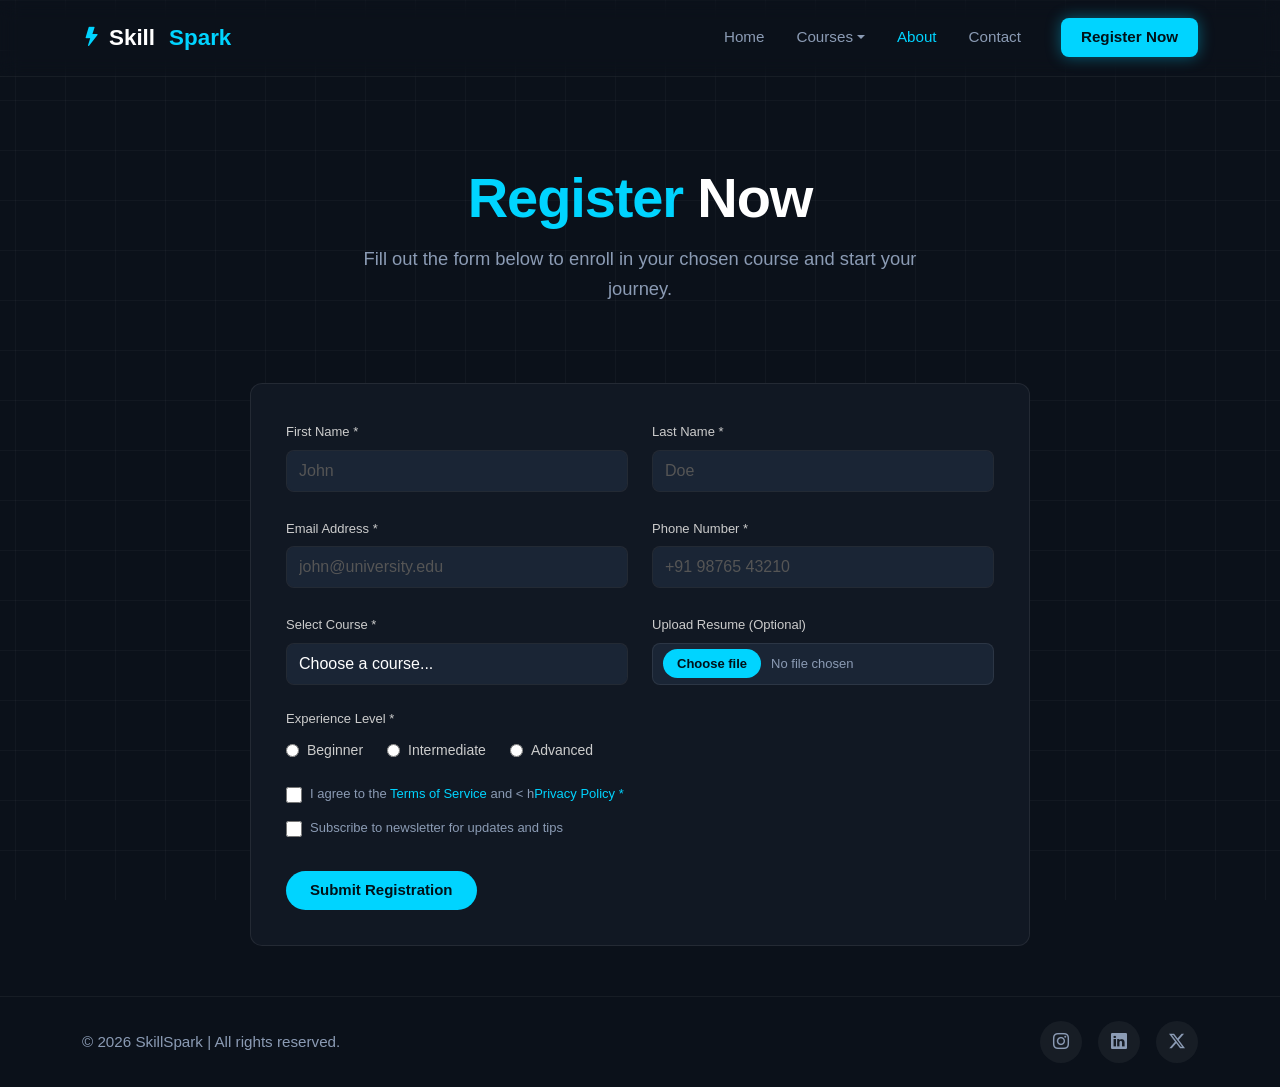
<file: register.html>
<!DOCTYPE html>
<html lang="en">

<head>
    <meta charset="UTF-8">
    <title>SkillSpark - Register</title>
    <meta name="viewport" content="width=device-width, initial-scale=1">
    <link href="https://cdn.jsdelivr.net/npm/bootstrap@5.3.2/dist/css/bootstrap.min.css" rel="stylesheet">
    <link rel="stylesheet" href="https://cdn.jsdelivr.net/npm/bootstrap-icons@1.11.3/font/bootstrap-icons.min.css">
    <link rel="stylesheet" href="css/style.css">
</head>

<body>
    <header>
    <nav class="navbar navbar-expand-lg">
        <div class="container">
            <a class="navbar-brand" href="index.html">
                <i class="bi bi-lightning-fill brand-icon"></i>
                Skill<span class="brand-cyan">Spark</span>
            </a>
            <button class="navbar-toggler" type="button" data-bs-toggle="collapse" data-bs-target="#mainNav">
                <span class="navbar-toggler-icon"></span>
            </button>
            <div class="collapse navbar-collapse" id="mainNav">
                <ul class="navbar-nav ms-auto align-items-lg-center mb-2 mb-lg-0">
                    <li class="nav-item">
                        <a class="nav-link" href="index.html">Home</a>
                    </li>
                    <li class="nav-item dropdown">
                        <a class="nav-link dropdown-toggle" href="#" data-bs-toggle="dropdown">Courses</a>
                        <ul class="dropdown-menu">
                            <li><a class="dropdown-item fw-bold" href="courses.html" style="color: #00d4ff;">All
                                    Courses</a></li>
                            <li>
                                <hr class="dropdown-divider">
                            </li>
                            <li><a class="dropdown-item" href="#">Web Development</a></li>
                            <li><a class="dropdown-item" href="#">App Development</a></li>
                            <li><a class="dropdown-item" href="#">UI/UX Design</a></li>
                            <li><a class="dropdown-item" href="#">AI &amp; Data Science</a></li>
                        </ul>
                    </li>
                    <li class="nav-item">
                        <a class="nav-link nav-active" href="about.html">About</a>
                    </li>
                    <li class="nav-item">
                        <a class="nav-link" href="contact.html">Contact</a>
                    </li>
                    <li class="nav-item ms-lg-4 mt-2 mt-lg-0">
                        <a class="btn-register" href="register.html">Register Now</a>
                    </li>
                </ul>
            </div>
        </div>
    </nav>
    </header>

    <div class="register-hero-container text-center">
        <h1 class="hero-title register-hero-title">
            <span class="text-cyan">Register</span> Now
        </h1>
        <p class="hero-subtitle mb-0">
            Fill out the form below to enroll in your chosen course and start your<br>journey.
        </p>
    </div>

      <div class="form-card">
    <form>
      <div class="row mb-4">
        <div class="col-md-6 mb-3 mb-md-0">
          <label class="mb-2">First Name *</label>
          <input type="text" class="form-control" placeholder="John" required>
        </div>
        <div class="col-md-6">
          <label class="mb-2">Last Name *</label>
          <input type="text" class="form-control" placeholder="Doe" required>
        </div>
      </div>

      <div class="row mb-4">
        <div class="col-md-6 mb-3 mb-md-0">
          <label class="mb-2">Email Address *</label>
          <input type="email" class="form-control" placeholder="john@university.edu" required>
        </div>
        <div class="col-md-6">
          <label class="mb-2">Phone Number *</label>
          <input type="tel" class="form-control" placeholder="+91 98765 43210" required>
        </div>
      </div>

      <div class="row mb-4">
        <div class="col-md-6 mb-3 mb-md-0">
          <label class="mb-2">Select Course *</label>
          <select class="form-control" required>
            <option value="" disabled selected>Choose a course...</option>
            <option>Web Development</option>
            <option>App Development</option>
            <option>UI/UX Design</option>
            <option>AI & Data Science</option>
            <option>Cybersecurity</option>
          </select>
        </div>
        <div class="col-md-6">
          <label class="mb-2">Upload Resume (Optional)</label>
          <div class="upload-box">
            <label for="resumeFile">Choose file</label>
            <input type="file" id="resumeFile">
            <span>No file chosen</span>
          </div>
        </div>
      </div>

      <div class="mb-4 d-flex flex-column">
        <label class="mb-2">Experience Level *</label>
        <div class="d-flex flex-wrap gap-4 mt-1">
          <div class="radio">
            <label class="d-flex align-items-center gap-2 m-0" style="cursor: pointer;">
              <input type="radio" name="level" required s t
                yle="width: 16px; height: 16px; margin: 0; cursor: pointer;">
              Beginner
            </label>
          </div>
          <div class="radio">
            <label class="d-flex align-items-center gap-2 m-0" style="cursor: pointer;">
              <input type="radio" name="level" required s t
                yle="width: 16px; height: 16px; margin: 0; cursor: pointer;">
              Intermediate
            </label>
          </div>
          <div class="radio">
            <label class="d-flex align-items-center gap-2 m-0" style="cursor: pointer;">
              <input type="radio" name="level" required s t
                yle="width: 16px; height: 16px; margin: 0; cursor: pointer;">
              Advanced
            </label>
          </div>
        </div>
      </div>

      <div class="mb-4">
        <div class="checkbox mb-3">
          <label class="d-flex align-items-start gap-2 m-0" style="cursor: pointer; line-height: 1.4;">
            <input type="checkbox" required style="width: 16px; height: 16px; margin-top: 2px; cursor: pointer;">
            <span>I agree to the <a href="#" style="color: #00d4ff; text-decoration: none;">Terms of Service</a> and <
                h<aref="#" style="color: #00d4ff; text-decoration: none;">Privacy Policy</a> *</span>
          </label>
        </div>
        <div class="checkbox mb-4">
          <label class="d-flex align-items-start gap-2 m-0" style="cursor: pointer; line-height: 1.4;">
            <input type="checkbox" style="width: 16px; height: 16px; margin-top: 2px; cursor: pointer;">
            <span>Subscribe to newsletter for updates and tips</span>
          </label>
        </div>
      </div>

      <button type="submit" class="btn btn-submit py-2 px-4 shadow-none">Submit Registration</button>
    </form>
  </div>
   <footer class="mt-5" style="border-top: 1px solid rgba(255, 255, 255, 0.05)">
        <div class="container py-4">
            <div class="row align-items-center">
                <div class="col-md-6 text-center text-md-start mb-3 mb-md-0" style="color: #8b9bb4; font-size: 0.95rem">
                    &copy; 2026 SkillSpark | All rights reserved.
                </div>
                <div class="col-md-6 d-flex justify-content-center justify-content-md-end gap-3">
                    <a href="#" class="social-icon" aria-label="Instagram">
                        <i class="bi bi-instagram"></i>
                    </a>
                    <a href="#" class="social-icon" aria-label="LinkedIn">
                        <i class="bi bi-linkedin"></i>
                    </a>
                    <a href="#" class="social-icon" aria-label="Twitter">
                        <i class="bi bi-twitter-x"></i>
                    </a>
                </div>
            </div>
        </div>

    </footer>

    <script src="https://cdn.jsdelivr.net/npm/bootstrap@5.3.2/dist/js/bootstrap.bundle.min.js"></script>
</body>

</html>
</file>
<file: css/style.css>
body {
  margin: 0;
  padding: 0;
  font-family: Arial, sans-serif;
  background-color: #0b111a;
  color: #e8edf5;
  position: relative;
}

body::before {
  content: "";
  position: fixed;
  top: 0;
  left: 0;
  right: 0;
  bottom: 0;
  background-image:
    linear-gradient(rgba(255, 255, 255, 0.03) 1px, transparent 1px),
    linear-gradient(90deg, rgba(255, 255, 255, 0.03) 1px, transparent 1px);
  background-size: 50px 50px;
  background-position: center top;
  z-index: -1;
  pointer-events: none;
}

.navbar {
  background-color: transparent;
  border-bottom: 1px solid rgba(255, 255, 255, 0.05);
  padding: 16px 0;
  position: sticky;
  top: 0;
  z-index: 1000;
  backdrop-filter: blur(10px);
}

.navbar-brand {
  font-weight: 800;
  font-size: 1.4rem;
  color: #fff !important;
  text-decoration: none;
  display: flex;
  align-items: center;
  gap: 8px;
}

.brand-cyan {
  color: #00d4ff;
}

.nav-link {
  color: #8b9bb4 !important;
  font-size: 0.95rem;
  font-weight: 500;
  padding: 8px 16px !important;
  transition: color 0.3s;
}

.nav-link:hover {
  color: #fff !important;
}

.brand-icon {
  color: #00d4ff;
  font-size: 1.2rem;
}

.brand-cyan {
  margin-left: 6px;
}

.nav-link.nav-active {
  color: #00d4ff !important;
}

.dropdown-menu {
  background-color: #1a2535;
  border: 1px solid #1f3045;
  border-radius: 12px;
  padding: 8px 0;
  box-shadow: 0 8px 30px rgba(0, 0, 0, 0.4);
}

.dropdown-item {
  color: #c0cfe0;
  font-size: 0.92rem;
  padding: 10px 20px;
}

.dropdown-item:hover {
  background-color: #243044;
  color: #ffffff;
}

.navbar-toggler {
  border-color: rgba(0, 212, 255, 0.4);
  background-color: rgba(0, 212, 255, 0.05);
  padding: 6px 10px;
}

.navbar-toggler:focus {
  box-shadow: 0 0 0 3px rgba(0, 212, 255, 0.3);
}

.navbar-toggler .bi-list {
  color: #00d4ff;
  font-size: 1.6rem;
  line-height: 1;
}

.btn-register {
  background-color: #00d4ff;
  color: #001219;
  font-weight: 600;
  font-size: 0.95rem;
  padding: 8px 20px;
  border-radius: 8px;
  text-decoration: none;
  display: inline-block;
  box-shadow: 0 0 15px rgba(0, 212, 255, 0.4);
  transition: all 0.3s;
}

.btn-register:hover {
  box-shadow: 0 0 25px rgba(0, 212, 255, 0.6);
  transform: translateY(-1px);
  color: #001219;
}

.hero-section {
  padding: 120px 20px 100px;
  text-align: center;
  display: flex;
  flex-direction: column;
  align-items: center;
  justify-content: center;
  min-height: calc(100vh - 80px);
}

.badge-tag {
  display: inline-flex;
  align-items: center;
  gap: 8px;
  background-color: rgba(255, 255, 255, 0.03);
  border: 1px solid rgba(255, 255, 255, 0.08);
  color: #8b9bb4;
  padding: 6px 16px;
  border-radius: 30px;
  font-size: 0.9rem;
  font-weight: 500;
  margin-bottom: 30px;
}

.badge-tag svg {
  color: #f0a500;
}

.hero-title {
  font-size: 6rem;
  font-weight: 800;
  color: #fff;
  line-height: 1.1;
  margin-bottom: 24px;
  letter-spacing: -0.02em;
}

.hero-title .text-cyan {
  color: #00d4ff;
}

.home-hero-section {
  padding: 120px 20px 80px;
  overflow: hidden;
}

.hero-badge-icon {
  color: #f0a500;
}

.hero-main-title {
  letter-spacing: -1px;
}

.hero-description {
  max-width: 600px;
  color: #8b9bb4;
  font-size: 1.1rem;
  line-height: 1.6;
}

.rounded-8 {
  border-radius: 8px;
}

.testimonial-stars {
  color: #f0a500;
}

.icon-wrapper-cyan {
  color: #00d4ff;
}

.icon-wrapper-orange {
  color: #f0a500;
}

.icon-wrapper-purple {
  color: #a855f7;
}

.icon-bg-cyan {
  color: #00d4ff;
}

.courses-hero-container {
  padding: 90px 20px 40px;
}

.courses-hero-title {
  font-size: 3rem;
  margin-bottom: 24px;
}

.courses-hero-subtitle {
  max-width: 700px;
  margin: 0 auto;
  color: #8b9bb4;
  font-size: 1.1rem;
  line-height: 1.6;
}

.fs-085 {
  font-size: 0.85rem;
}

.fs-095 {
  font-size: 0.95rem;
}

.bg-white-05 {
  background-color: rgba(255, 255, 255, 0.05) !important;
}

.icon-wrapper-red {
  color: #ff4444;
}

.icon-wrapper-blue {
  color: #4488ff;
}

.success-modal-icon {
  font-size: 60px;
  color: #00d4ff;
}

.modal-description {
  color: #8b9bb4;
  font-size: 0.95rem;
}

.modal-divider {
  border-color: rgba(255, 255, 255, 0.1);
  margin-top: 5px;
  margin-bottom: 20px;
}

.modal-list {
  color: #fff;
  line-height: 2;
  list-style: none;
  padding-left: 0;
}

.line-height-16 {
  line-height: 1.6;
}

.about-hero-container {
  padding: 90px 20px 60px;
}

.about-hero-title {
  font-size: 3rem;
  margin-bottom: 24px;
}

.about-hero-subtitle {
  max-width: 700px;
  margin: 0 auto;
  color: #8b9bb4;
  font-size: 1.1rem;
  line-height: 1.6;
}

.about-icon {
  font-size: 28px;
  color: #00d4ff;
  display: block;
}

.contact-hero-container {
  padding: 90px 20px 40px;
  text-align: center;
}

.contact-hero-title {
  font-size: 3.5rem;
  margin-bottom: 16px;
}

.contact-hero-subtitle {
  margin-bottom: 0;
  max-width: 500px;
  margin-left: auto;
  margin-right: auto;
}

.contact-info-icon {
  font-size: 20px;
  color: #00d4ff;
}

.register-hero-container {
  padding: 90px 20px 30px;
}

.register-hero-title {
  font-size: 3.5rem;
  margin-bottom: 16px;
}

.hero-subtitle {
  color: #8b9bb4;
  font-size: 1.15rem;
  max-width: 650px;
  margin: 0 auto 40px auto;
  line-height: 1.6;
}

.hero-buttons {
  display: flex;
  gap: 16px;
  justify-content: center;
}

.btn-primary-cyan {
  background-color: #00d4ff;
  color: #001219;
  font-weight: 600;
  font-size: 1rem;
  padding: 14px 28px;
  border-radius: 8px;
  text-decoration: none;
  display: inline-flex;
  align-items: center;
  gap: 8px;
  border: none;
  cursor: pointer;
  box-shadow: 0 0 20px rgba(0, 212, 255, 0.3);
  transition: all 0.3s ease;
}

.btn-primary-cyan:hover {
  box-shadow: 0 0 30px rgba(0, 212, 255, 0.5);
  transform: translateY(-2px);
  color: #001219;
}

.btn-dark-outline {
  background-color: #111823;
  color: #fff;
  font-weight: 600;
  font-size: 1rem;
  padding: 14px 28px;
  border-radius: 8px;
  text-decoration: none;
  display: inline-flex;
  align-items: center;
  justify-content: center;
  border: 1px solid rgba(255, 255, 255, 0.08);
  cursor: pointer;
  transition: all 0.3s ease;
}

.btn-dark-outline:hover {
  background-color: #1a2332;
  border-color: rgba(255, 255, 255, 0.15);
  transform: translateY(-2px);
  color: #fff;
}

.learn-section {
  padding: 60px 20px;
  text-align: center;
}

.learn-section h2 {
  font-size: 36px;
  font-weight: bold;
  color: white;
  margin-bottom: 10px;
}

.learn-section h2 span {
  color: #00d4ff;
}

.learn-section p {
  color: #8b9bb4;
  font-size: 15px;
  margin-bottom: 40px;
}

.learn-card {
  padding: 30px 20px;
  background-color: #111823;
  border: 1px solid rgba(255, 255, 255, 0.08);
  border-radius: 12px;
  height: 100%;
  transition: transform 0.3s;
}

.learn-card:hover {
  transform: translateY(-5px);
}

.learn-card h4 {
  font-size: 18px;
  font-weight: bold;
  color: #fff;
  margin-top: 20px;
  margin-bottom: 10px;
}

.learn-card p {
  color: #8b9bb4;
  font-size: 14px;
  line-height: 1.6;
  margin-bottom: 0;
}

.learn-card .glyphicon {
  font-size: 32px;
}

.form-card {
  background-color: #111823;
  border: 1px solid rgba(255, 255, 255, 0.08);
  border-radius: 12px;
  padding: 35px;
  max-width: 780px;
  margin: 50px auto;
}

.form-card label {
  color: #cccccc;
  font-size: 13px;
  margin-bottom: 5px;
}

.form-card .form-control {
  background-color: #1a2535;
  border: 1px solid rgba(255, 255, 255, 0.08);
  color: white;
  border-radius: 8px;
  height: 42px;
}

.form-card .form-control:focus {
  border-color: #00d4ff;
  box-shadow: none;
}

.form-card .form-control::placeholder {
  color: #555555;
}

select.form-control {
  background-color: #1a2535;
  color: #8b9bb4;
}

.radio label {
  color: #cccccc;
  font-size: 14px;
  margin-right: 20px;
}

.checkbox label {
  color: #8b9bb4;
  font-size: 13px;
}

.checkbox label a {
  color: #00d4ff;
  text-decoration: none;
}

.btn-submit {
  background-color: #00d4ff;
  color: #001219;
  font-weight: bold;
  border: none;
  border-radius: 25px;
  padding: 10px 28px;
  font-size: 15px;
  margin-top: 10px;
}

.btn-submit:hover {
  background-color: #009fd4;
}

.upload-box {
  background-color: #1a2535;
  border: 1px solid rgba(255, 255, 255, 0.08);
  border-radius: 8px;
  padding: 6px 10px;
  display: flex;
  align-items: center;
  height: 42px;
}

.upload-box input[type="file"] {
  display: none;
}

.upload-box label {
  background-color: #00d4ff;
  color: #001219;
  font-weight: bold;
  padding: 5px 14px;
  border-radius: 20px;
  cursor: pointer;
  font-size: 13px;
  margin: 0;
}

.upload-box span {
  color: #8b9bb4;
  font-size: 13px;
  margin-left: 10px;
}

.contact-info-card {
  background-color: transparent;
  border: 1px solid rgba(255, 255, 255, 0.08);
  border-radius: 8px;
  padding: 16px 20px;
  display: flex;
  align-items: flex-start;
  gap: 16px;
  height: 100%;
}

.contact-info-card svg {
  flex-shrink: 0;
  margin-top: 2px;
}

.info-content p {
  color: #8b9bb4;
  font-size: 0.85rem;
  margin: 0 0 4px 0;
}

.info-content span {
  color: #fff;
  font-size: 0.95rem;
  font-weight: 500;
  display: block;
}

.map-box {
  border-radius: 12px;
  overflow: hidden;
  border: 1px solid rgba(255, 255, 255, 0.08);
  height: 300px;
}

.map-box iframe {
  width: 100%;
  height: 100%;
  border: none;
}

.about-card {
  background-color: #111823;
  border: 1px solid rgba(255, 255, 255, 0.08);
  border-radius: 12px;
  padding: 24px;
  height: 100%;
  transition: transform 0.3s;
}

.about-card:hover {
  transform: translateY(-5px);
  border-color: rgba(0, 212, 255, 0.3);
}

.team-card {
  background-color: #111823;
  border: 1px solid rgba(255, 255, 255, 0.08);
  border-radius: 12px;
  padding: 30px 20px;
  height: 100%;
  transition: transform 0.3s;
}

.team-card:hover {
  transform: translateY(-5px);
  border-color: rgba(0, 212, 255, 0.3);
}

.team-img {
  width: 70px;
  height: 70px;
  border-radius: 50%;
  object-fit: cover;
}

.custom-timeline {
  position: relative;
  max-width: 400px;
  margin: 0 auto;
}

.custom-timeline::before {
  content: '';
  position: absolute;
  top: 0;
  bottom: 0;
  left: 50%;
  width: 2px;
  background-color: rgba(255, 255, 255, 0.08);
  transform: translateX(-50%);
}

.t-item {
  width: 50%;
}

.t-item.text-end {
  padding-right: 30px;
}

.t-item.text-start {
  padding-left: 30px;
}

.t-dot {
  position: absolute;
  top: 4px;
  right: -6px;
  width: 12px;
  height: 12px;
  background-color: #00d4ff;
  border-radius: 50%;
  z-index: 1;
}

.t-item.text-start .t-dot {
  right: auto;
  left: -6px;
}

.courses-card {
  background-color: #111823;
  border: 1px solid rgba(255, 255, 255, 0.08);
  border-radius: 12px;
  padding: 30px 24px;
  height: 100%;
  transition: transform 0.4s cubic-bezier(0.175, 0.885, 0.32, 1.275), box-shadow 0.4s ease, border-color 0.4s ease;
  position: relative;
  display: flex;
  flex-direction: column;
}

.courses-card:hover {
  transform: translateY(-10px) scale(1.02);
  border-color: rgba(0, 212, 255, 0.5);
  box-shadow: 0 15px 30px rgba(0, 212, 255, 0.15);
}

.courses-price {
  position: absolute;
  top: 24px;
  right: 24px;
  background-color: #00d4ff;
  color: #001219;
  font-weight: 700;
  padding: 4px 12px;
  border-radius: 20px;
  font-size: 0.85rem;
}

.courses-icon-wrapper {
  margin-bottom: 20px;
}

.courses-title {
  color: #fff;
  font-size: 1.2rem;
  font-weight: 700;
  margin-bottom: 8px;
}

.courses-meta {
  color: #8b9bb4;
  font-size: 0.85rem;
  margin-bottom: 16px;
}

.courses-desc {
  color: #8b9bb4;
  font-size: 0.95rem;
  line-height: 1.6;
  margin-bottom: 24px;
  flex-grow: 1;
}

.btn-primary-cyan {
  background-color: #00d4ff;
  color: #001219 !important;
  font-weight: 700;
  border: none;
  border-radius: 8px;
  transition: background-color 0.2s;
}

.btn-primary-cyan:hover {
  background-color: #009fd4;
}

.btn-dark-outline {
  color: #fff !important;
  border-radius: 8px;
  transition: background-color 0.2s;
}

.btn-dark-outline:hover {
  background-color: rgba(255, 255, 255, 0.1) !important;
  transform: translateY(-2px);
}

.custom-modal {
  background-color: #0b111a;
  border: 1px solid rgba(255, 255, 255, 0.1);
  border-radius: 16px;
  box-shadow: 0 25px 50px -12px rgba(0, 0, 0, 0.5);
}

.btn-close-white {
  filter: invert(1) grayscale(100%) brightness(200%);
}

.home-hero-section {
  background: radial-gradient(circle at center 20%, rgba(0, 212, 255, 0.05) 0%, transparent 60%);
}

.feature-card {
  padding: 30px;
  background-color: #111823;
  border: 1px solid rgba(255, 255, 255, 0.05);
  border-radius: 16px;
  transition: transform 0.3s, border-color 0.3s, box-shadow 0.3s;
  text-align: center;
}

.feature-card:hover {
  transform: translateY(-8px);
  border-color: rgba(0, 212, 255, 0.3) !important;
  box-shadow: 0 10px 30px rgba(0, 0, 0, 0.5);
}

.feature-card .icon-wrapper {
  font-size: 3.5rem;
  margin-bottom: 20px;
  display: block;
}

.why-item {
  padding: 20px;
  border-radius: 12px;
  transition: background-color 0.3s;
  text-align: center;
}

.why-item .icon-bg {
  font-size: 2.5rem;
  margin-bottom: 15px;
  display: block;
}

.why-item:hover {
  background-color: rgba(255, 255, 255, 0.02);
}

.testimonial-card {
  position: relative;
  overflow: hidden;
}

.testimonial-card::before {
  content: '"';
  position: absolute;
  top: -20px;
  right: 20px;
  font-size: 150px;
  color: rgba(255, 255, 255, 0.02);
  font-family: serif;
  line-height: 1;
}

.carousel-indicators [data-bs-target] {
  width: 8px;
  height: 8px;
  border-radius: 50%;
  background-color: rgba(255, 255, 255, 0.2);
  margin: 0 4px;
  border: none;
}

.carousel-indicators .active {
  background-color: #00d4ff;
  width: 24px;
  border-radius: 4px;
}
/*icons*/
.social-icon {
  display: flex;
  align-items: center;
  justify-content: center;
  width: 42px;
  height: 42px;
  border-radius: 50%;
  background-color: rgba(255, 255, 255, 0.05);
  color: #8b9bb4;
  transition: all 0.3s ease;
  text-decoration: none;
}

.social-icon:hover {
  background-color: #00d4ff;
  color: #001219;
  transform: translateY(-3px);
  box-shadow: 0 5px 15px rgba(0, 212, 255, 0.3);
}
</file>
